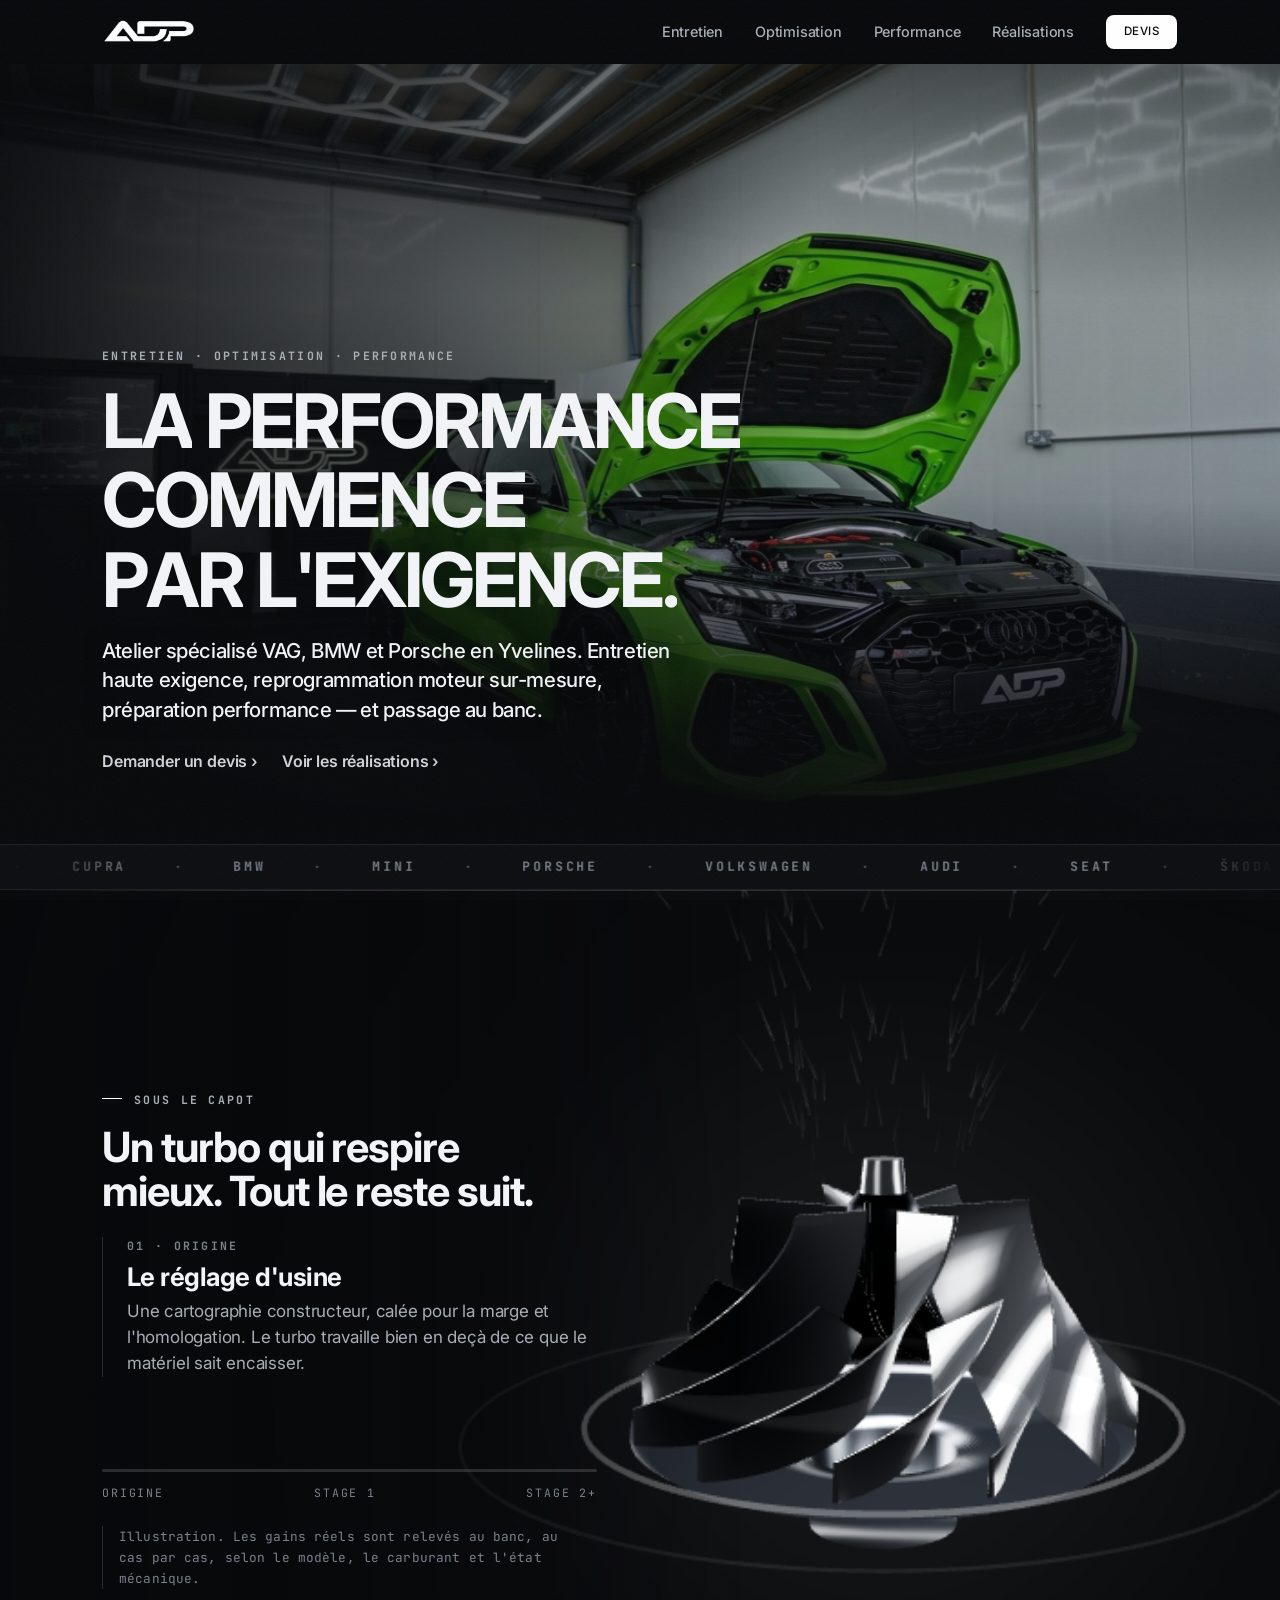
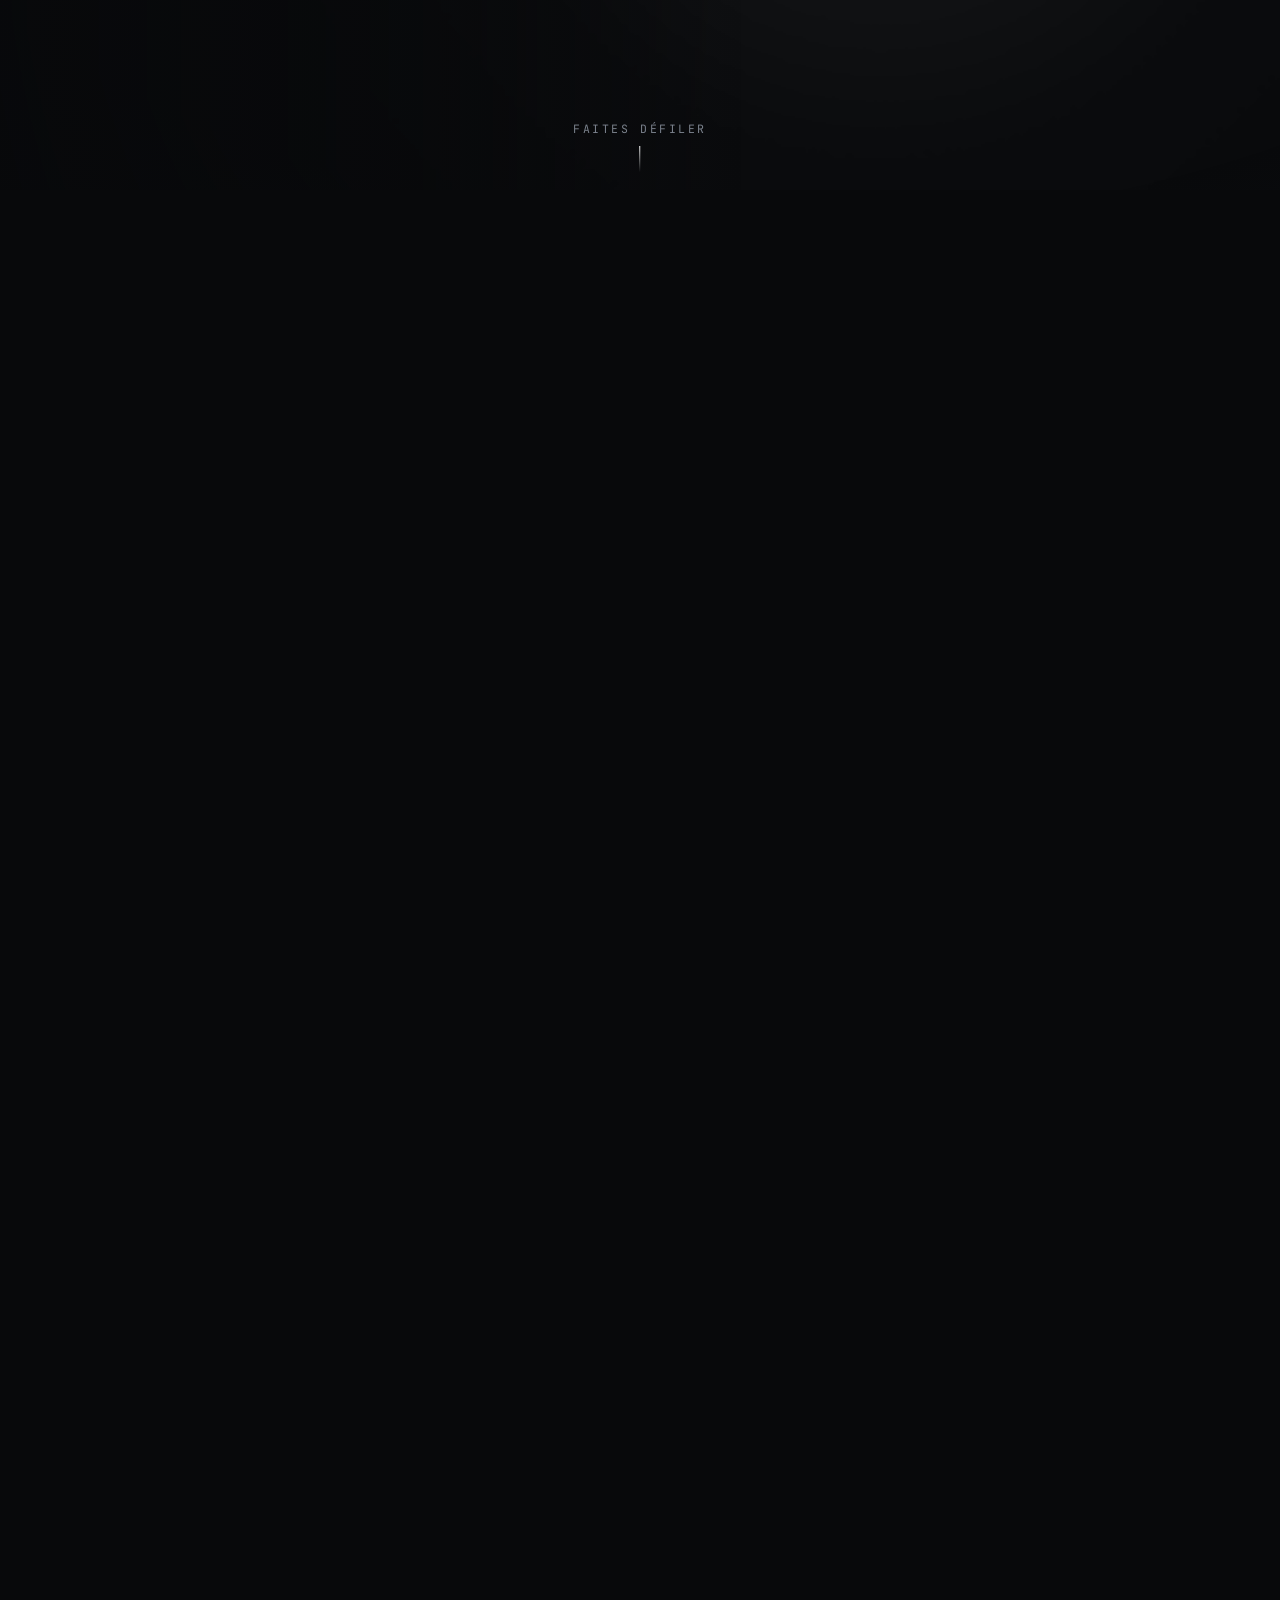
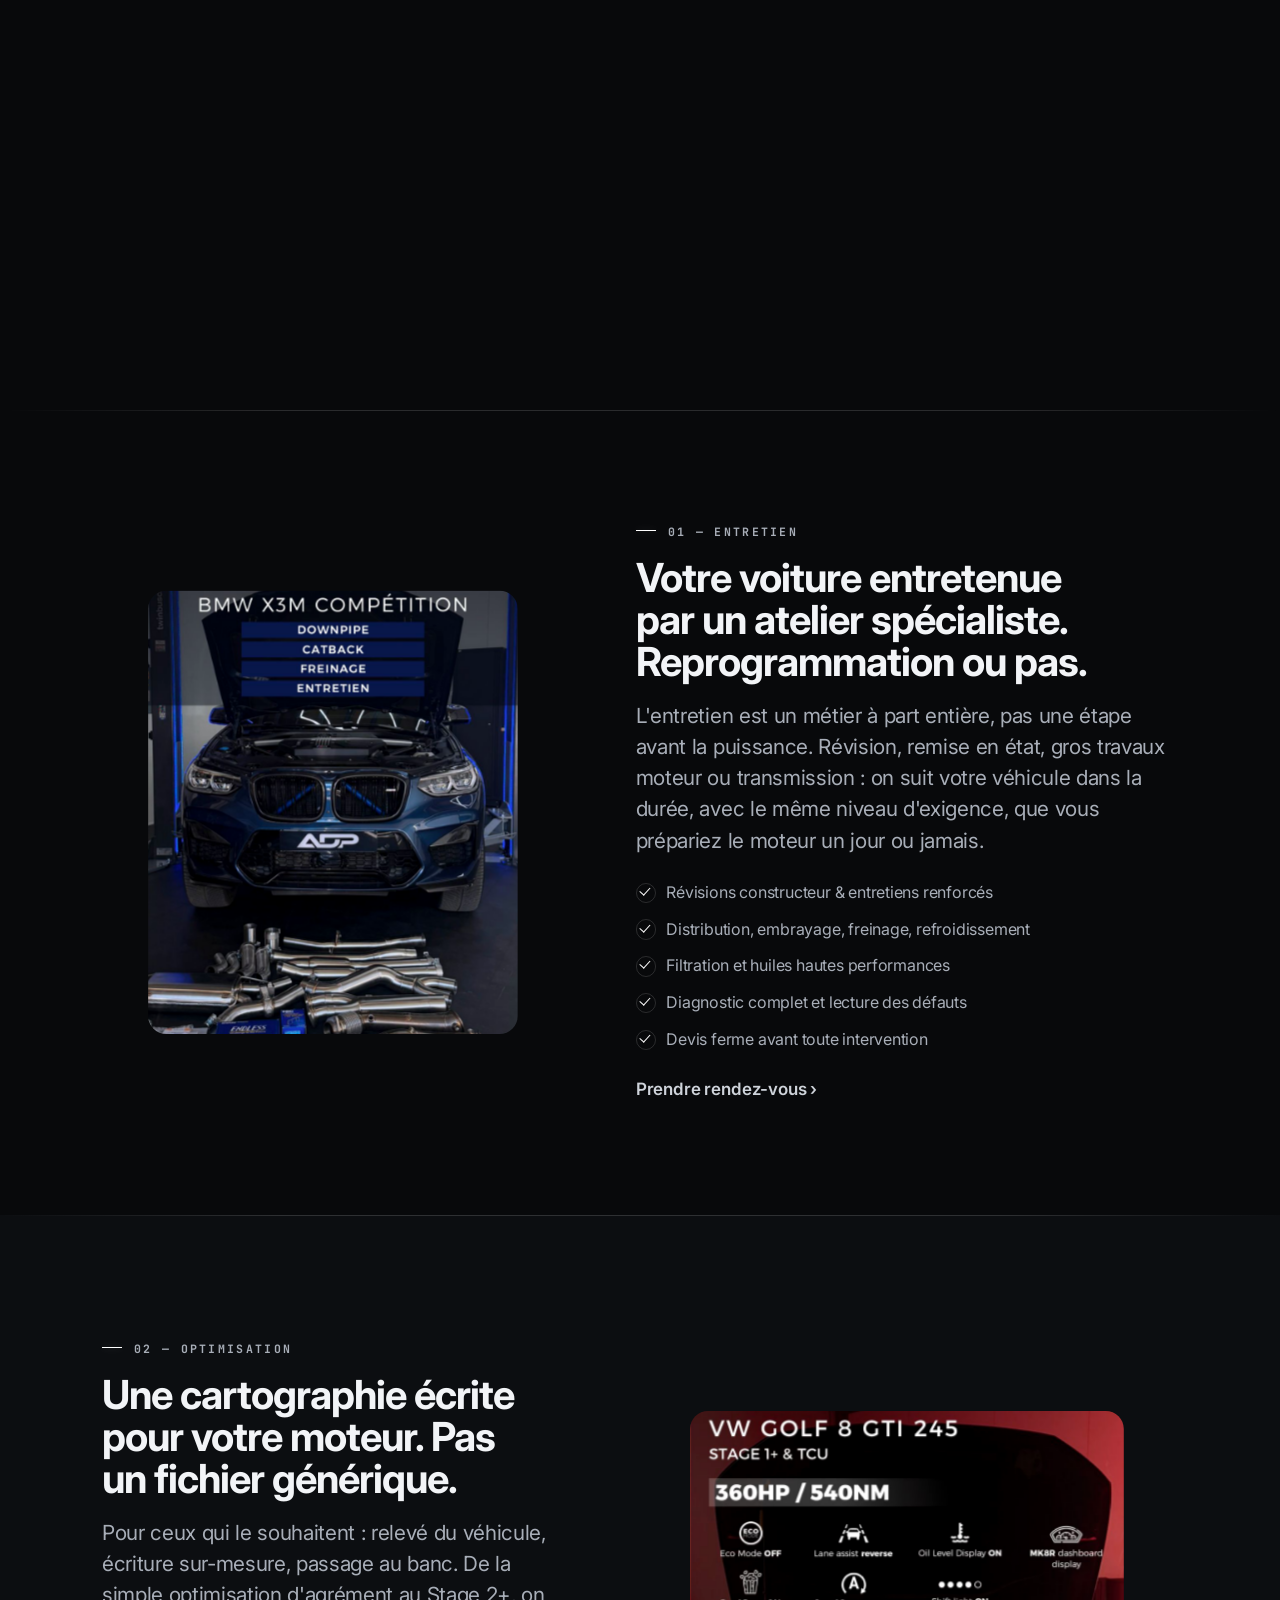
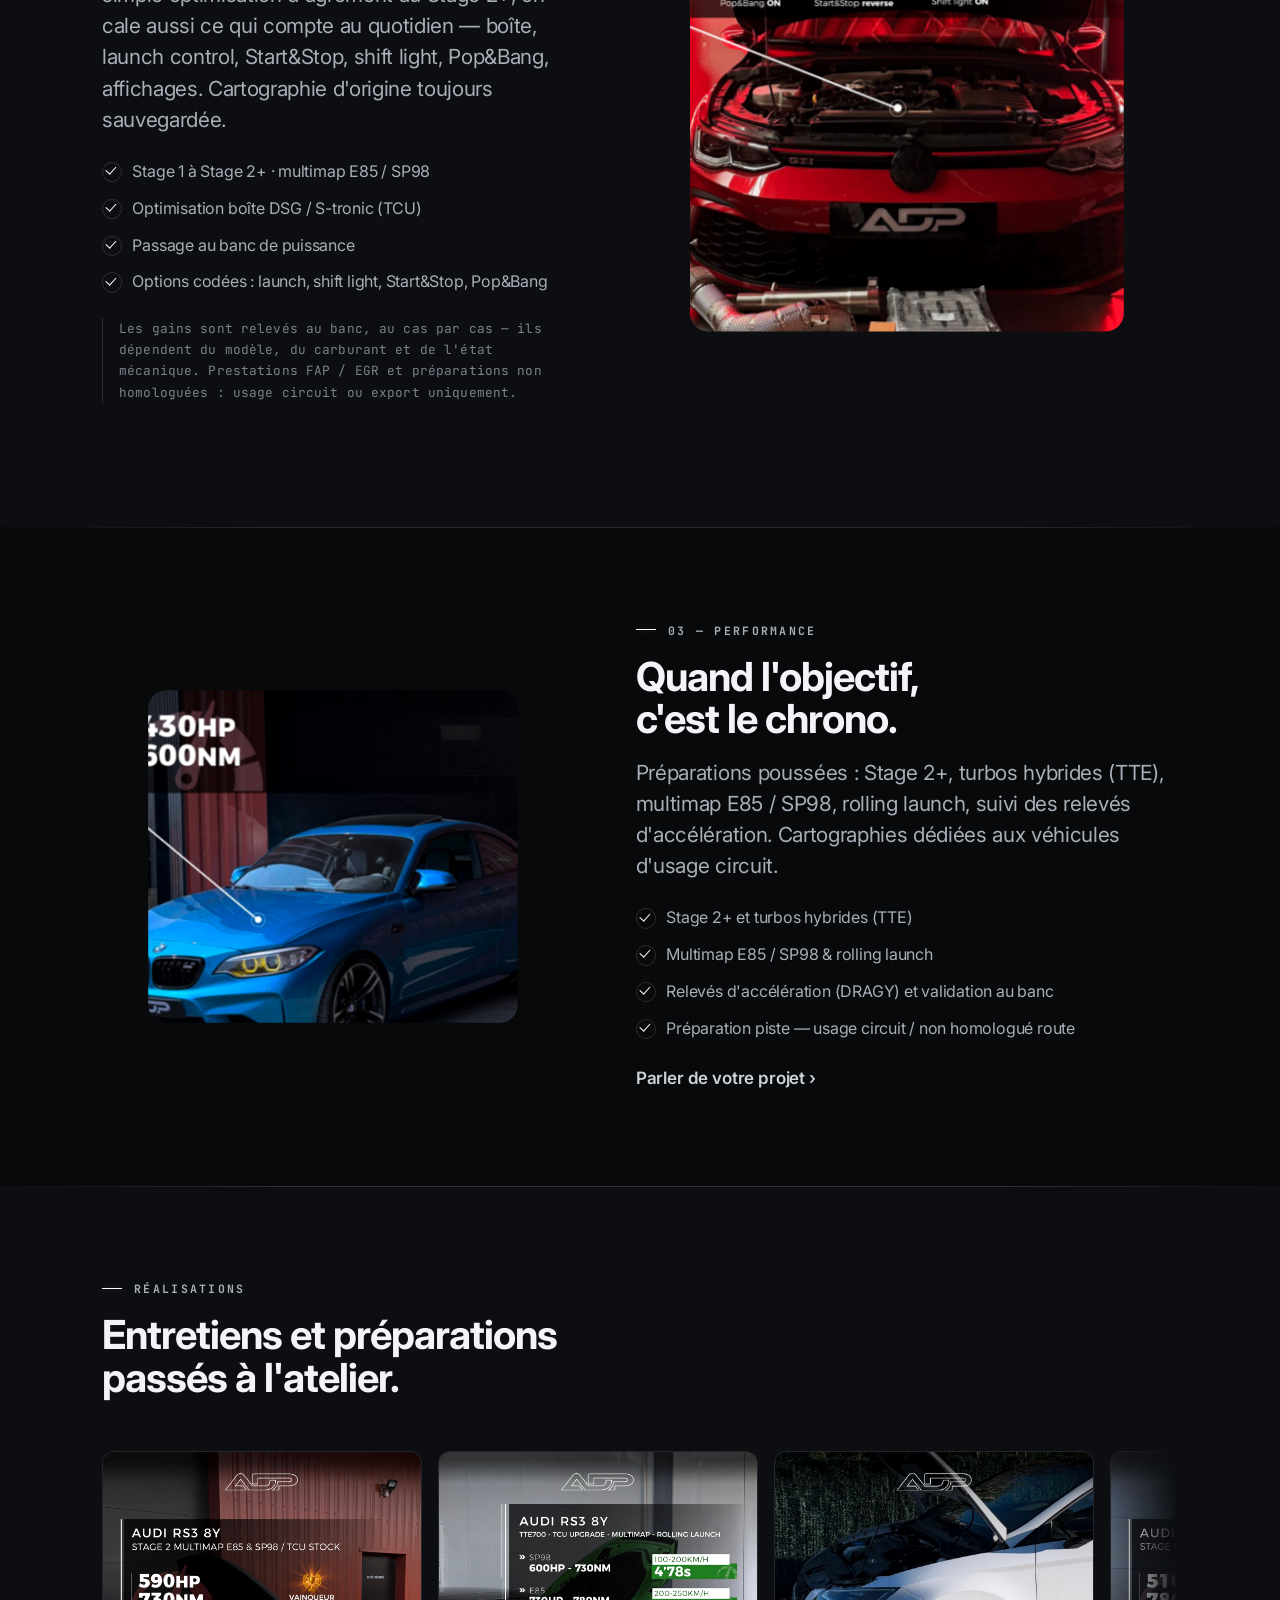
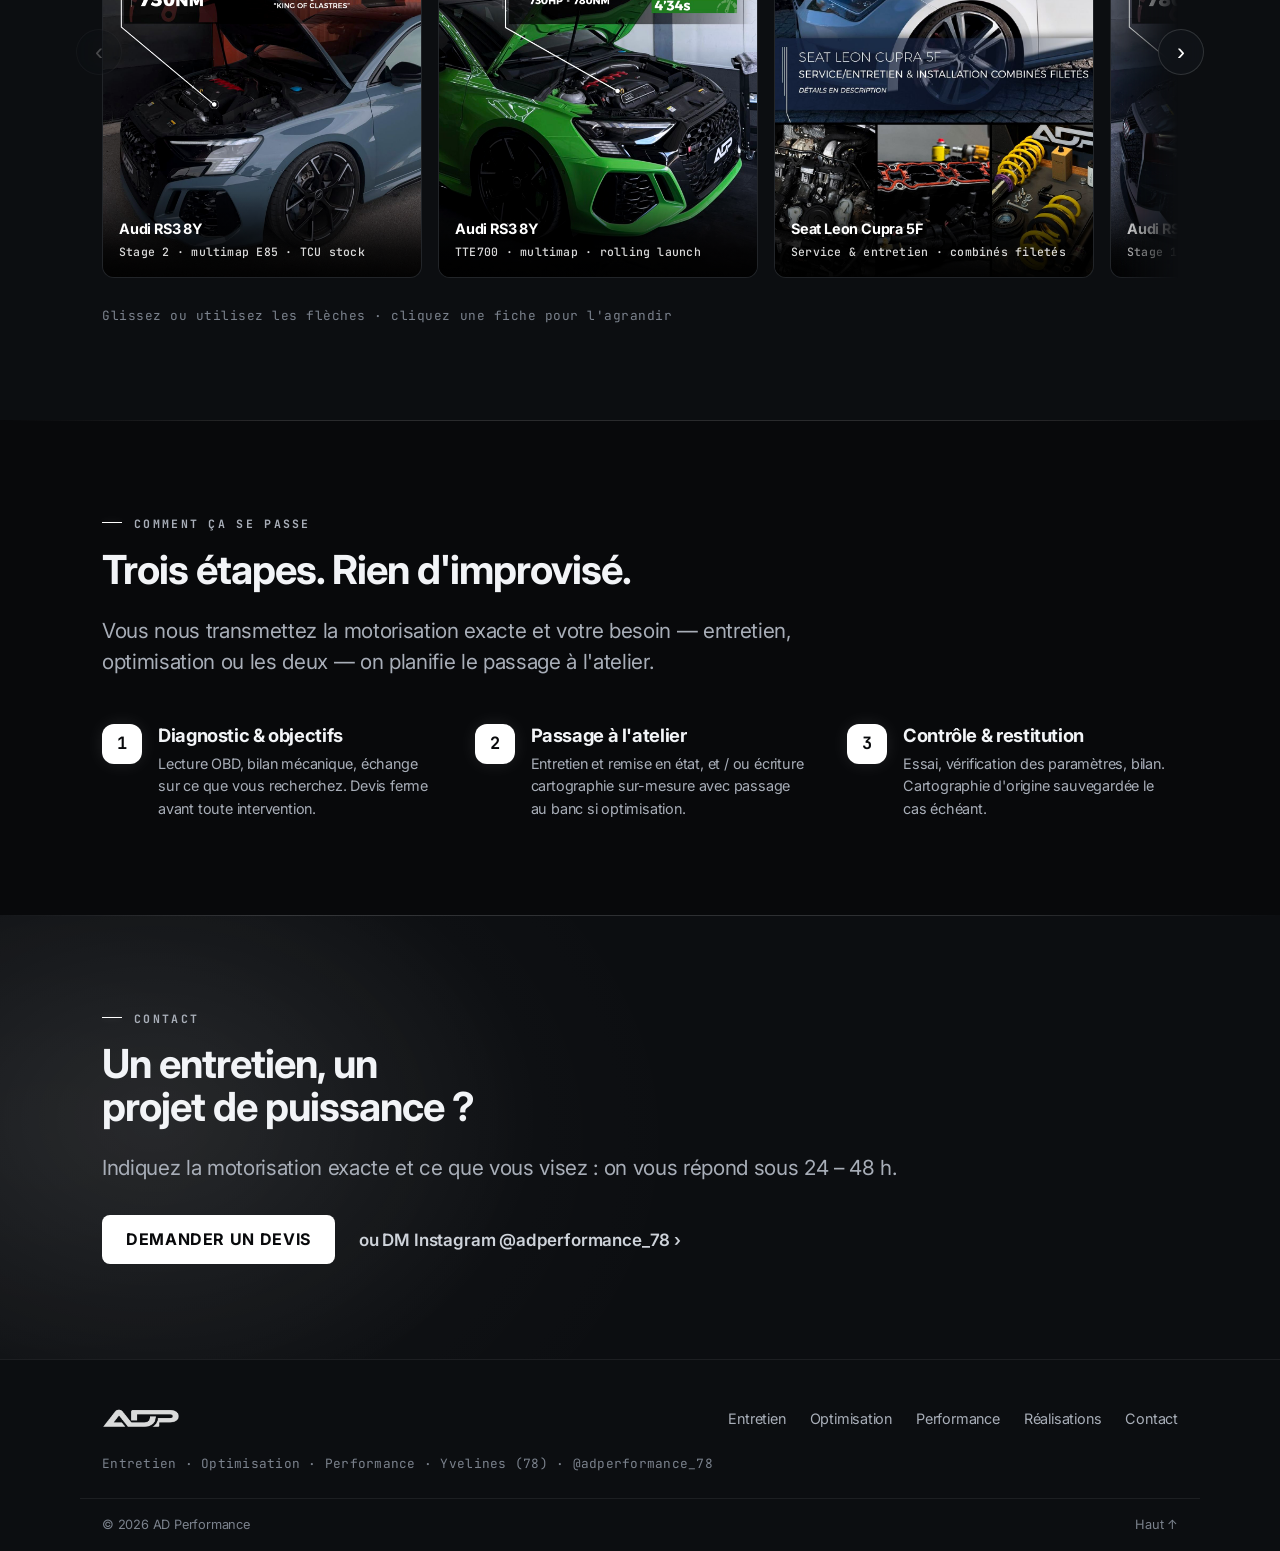
<file: index.html>
<!DOCTYPE html>
<html lang="fr">
<head>
<meta charset="UTF-8" />
<meta name="viewport" content="width=device-width, initial-scale=1" />
<title>AD Performance — Entretien, optimisation & performance moteur en Yvelines (78) · VAG · BMW · Porsche</title>
<meta name="description" content="AD Performance : entretien haute exigence, reprogrammation moteur sur-mesure et préparation performance. Spécialiste VAG (VW, Audi, Seat, Škoda), BMW et Porsche, en Yvelines (78) et Île-de-France. La performance commence par l'exigence." />
<meta name="theme-color" content="#0a0b0d" />
<link rel="icon" href="assets/favicon.svg" type="image/svg+xml" />
<meta property="og:title" content="AD Performance — Entretien · Optimisation · Performance" />
<meta property="og:description" content="Entretien haute exigence, reprogrammation sur-mesure et préparation performance. VAG · BMW · Porsche — Yvelines (78)." />
<meta property="og:image" content="https://adperformance78.vercel.app/assets/og.jpg" />
<meta property="og:image:width" content="1200" />
<meta property="og:image:height" content="630" />
<meta property="og:image:type" content="image/jpeg" />
<meta property="og:url" content="https://adperformance78.vercel.app/" />
<meta property="og:type" content="website" />
<meta property="og:locale" content="fr_FR" />
<meta name="twitter:card" content="summary_large_image" />
<meta name="twitter:title" content="AD Performance — Entretien · Optimisation · Performance" />
<meta name="twitter:description" content="Entretien haute exigence, reprogrammation sur-mesure et préparation performance. VAG · BMW · Porsche — Yvelines (78)." />
<meta name="twitter:image" content="https://adperformance78.vercel.app/assets/og.jpg" />
<link rel="preconnect" href="https://fonts.googleapis.com" />
<link rel="preconnect" href="https://fonts.gstatic.com" crossorigin />
<link href="https://fonts.googleapis.com/css2?family=Inter:wght@400;500;600;700;800;900&family=JetBrains+Mono:wght@500;700&display=swap" rel="stylesheet" />
<link rel="stylesheet" href="assets/styles.css?v=23" />
<script>try{var d=document.documentElement;if(!matchMedia("(prefers-reduced-motion: reduce)").matches){d.classList.add("m");setTimeout(function(){if(!d.classList.contains("m-ok"))d.classList.remove("m")},4500)}}catch(e){}</script>
<script>try{var r=/[?&]neon\b/.test(location.search);if((!r&&sessionStorage.getItem("adpNeon")==="1")||matchMedia("(prefers-reduced-motion: reduce)").matches)document.documentElement.classList.add("intro-done")}catch(e){}</script>
<script type="application/ld+json">
{
  "@context": "https://schema.org",
  "@type": "AutoRepair",
  "name": "AD Performance",
  "description": "Entretien haute exigence, reprogrammation moteur sur-mesure et préparation performance. Spécialiste VAG, BMW et Porsche.",
  "image": "https://adperformance78.vercel.app/assets/og.jpg",
  "priceRange": "€€",
  "areaServed": ["Yvelines (78)", "Île-de-France"],
  "serviceType": ["Entretien automobile", "Reprogrammation moteur", "Optimisation Stage 1", "Optimisation Stage 2", "Conversion éthanol E85", "Optimisation boîte DSG", "Préparation performance", "Diagnostic automobile"],
  "sameAs": ["https://www.instagram.com/adperformance_78/"]
}
</script>
</head>
<body>
<div id="neon" aria-hidden="true">
  <div class="neon-logo"><img src="assets/logo-adp.png" alt="" width="1036" height="296" /></div>
</div>
<a class="skip-link" href="#main">Aller au contenu</a>

<header class="hd" id="hd">
  <div class="hd-in">
    <a href="#top" class="hd-logo" aria-label="AD Performance — accueil">
      <img src="assets/logo-adp.png" alt="AD Performance" width="1036" height="296" />
    </a>
    <nav class="nav" id="nav" aria-label="Navigation principale">
      <a href="#entretien">Entretien</a>
      <a href="#optimisation">Optimisation</a>
      <a href="#performance">Performance</a>
      <a href="#realisations">Réalisations</a>
      <a href="/contact" class="nav-cta">Devis</a>
    </nav>
    <button class="burger" id="burger" aria-expanded="false" aria-controls="nav" aria-label="Menu"><span></span><span></span></button>
  </div>
</header>

<main id="main">
<span id="top"></span>

<!-- ===================== HERO ===================== -->
<section class="hero">
  <img class="hero-bg" src="assets/img/heronew.jpg" alt="Audi RS3 verte capot ouvert dans l'atelier AD Performance, enseigne ADP au mur" width="1376" height="768" fetchpriority="high" />
  <div class="hero-text">
    <p class="eyebrow">Entretien · Optimisation · Performance</p>
    <h1 class="shine">La performance commence par l'exigence.</h1>
    <p class="hero-sub">Atelier spécialisé VAG, BMW et Porsche en Yvelines. Entretien haute exigence, reprogrammation moteur sur-mesure, préparation performance — et passage au banc.</p>
    <p class="hero-links">
      <a href="/contact" class="lk">Demander un devis&nbsp;›</a>
      <a href="#realisations" class="lk">Voir les réalisations&nbsp;›</a>
    </p>
  </div>
</section>

<!-- ===================== BANDEAU MARQUES ===================== -->
<div class="marques" aria-hidden="true">
  <div class="marque-wrap">
    <div class="marque-track">
      <span>Volkswagen</span><span>Audi</span><span>Seat</span><span>Škoda</span><span>Cupra</span><span>BMW</span><span>Mini</span><span>Porsche</span>
      <span>Volkswagen</span><span>Audi</span><span>Seat</span><span>Škoda</span><span>Cupra</span><span>BMW</span><span>Mini</span><span>Porsche</span>
    </div>
  </div>
</div>

<!-- ===================== SOUS LE CAPOT · TURBO 3D ===================== -->
<section class="boost" id="boost" aria-labelledby="boost-title">
  <div class="boost-pin">
    <div class="boost-view" aria-hidden="true"><canvas id="turbo"></canvas></div>
    <div class="boost-hud">
      <div class="boost-copy">
        <p class="eyebrow">Sous le capot</p>
        <h2 id="boost-title">Un turbo qui respire mieux. Tout le reste suit.</h2>
        <ol class="boost-steps" id="boostSteps">
          <li class="on">
            <span class="bs-k">01 · Origine</span>
            <h3>Le réglage d'usine</h3>
            <p>Une cartographie constructeur, calée pour la marge et l'homologation. Le turbo travaille bien en deçà de ce que le matériel sait encaisser.</p>
          </li>
          <li>
            <span class="bs-k">02 · Stage 1</span>
            <h3>Le même matériel, réécrit pour lui</h3>
            <p>Pression de suralimentation, avance, richesse : recalées sur votre moteur, avec relevé et passage au banc. Cartographie d'origine toujours sauvegardée.</p>
          </li>
          <li>
            <span class="bs-k">03 · Stage 2+</span>
            <h3>On monte d'un cran, on valide tout</h3>
            <p>Admission, ligne, turbo hybride (TTE), E85 : la cartographie suit le matériel, et le banc valide chaque étape avant restitution.</p>
          </li>
        </ol>
        <div class="boost-gauge" aria-hidden="true">
          <div class="bg-bar"><i id="boostFill"></i></div>
          <div class="bg-marks"><span>Origine</span><span>Stage 1</span><span>Stage 2+</span></div>
        </div>
        <p class="disclaim">Illustration. Les gains réels sont relevés au banc, au cas par cas, selon le modèle, le carburant et l'état mécanique.</p>
      </div>
    </div>
    <p class="boost-cue" aria-hidden="true">Faites défiler</p>
  </div>
</section>

<!-- ===================== 01 · ENTRETIEN ===================== -->
<section class="axis" id="entretien">
  <div class="axis-inner">
    <figure class="axis-media reveal">
      <img src="assets/img/entretien-x3m.jpg" alt="BMW X3M Compétition sur pont à l'atelier AD Performance, freins, lignes d'échappement et kit d'entretien préparés" width="1200" height="1600" loading="lazy" />
    </figure>
    <div class="axis-copy reveal">
      <p class="eyebrow">01 — Entretien</p>
      <h2>Votre voiture entretenue par un atelier spécialiste. Reprogrammation ou pas.</h2>
      <p class="big-p">L'entretien est un métier à part entière, pas une étape avant la puissance. Révision, remise en état, gros travaux moteur ou transmission : on suit votre véhicule dans la durée, avec le même niveau d'exigence, que vous prépariez le moteur un jour ou jamais.</p>
      <ul class="ticks">
        <li>Révisions constructeur &amp; entretiens renforcés</li>
        <li>Distribution, embrayage, freinage, refroidissement</li>
        <li>Filtration et huiles hautes performances</li>
        <li>Diagnostic complet et lecture des défauts</li>
        <li>Devis ferme avant toute intervention</li>
      </ul>
      <p><a href="/contact" class="lk">Prendre rendez-vous&nbsp;›</a></p>
    </div>
  </div>
</section>

<!-- ===================== 02 · OPTIMISATION ===================== -->
<section class="axis axis--alt" id="optimisation">
  <div class="axis-inner flip">
    <figure class="axis-media reveal">
      <img src="assets/img/adp-post-02.jpg" alt="VW Golf 8 GTI 245 rouge à l'atelier AD Performance : Stage 1+, optimisation boîte et options codées" width="1200" height="1600" loading="lazy" />
    </figure>
    <div class="axis-copy reveal">
      <p class="eyebrow">02 — Optimisation</p>
      <h2>Une cartographie écrite pour votre moteur. Pas un fichier générique.</h2>
      <p class="big-p">Pour ceux qui le souhaitent : relevé du véhicule, écriture sur-mesure, passage au banc. De la simple optimisation d'agrément au Stage 2+, on cale aussi ce qui compte au quotidien — boîte, launch control, Start&amp;Stop, shift light, Pop&amp;Bang, affichages. Cartographie d'origine toujours sauvegardée.</p>
      <ul class="ticks">
        <li>Stage 1 à Stage 2+ · multimap E85 / SP98</li>
        <li>Optimisation boîte DSG / S-tronic (TCU)</li>
        <li>Passage au banc de puissance</li>
        <li>Options codées : launch, shift light, Start&amp;Stop, Pop&amp;Bang</li>
      </ul>
      <p class="disclaim">Les gains sont relevés au banc, au cas par cas — ils dépendent du modèle, du carburant et de l'état mécanique. Prestations FAP / EGR et préparations non homologuées : usage circuit ou export uniquement.</p>
    </div>
  </div>
</section>

<!-- ===================== 03 · PERFORMANCE ===================== -->
<section class="axis" id="performance">
  <div class="axis-inner">
    <figure class="axis-media reveal">
      <img src="assets/img/adp-post-06.jpg" alt="BMW M2 préparée par AD Performance, prête pour le banc" width="1200" height="1200" loading="lazy" />
    </figure>
    <div class="axis-copy reveal">
      <p class="eyebrow">03 — Performance</p>
      <h2>Quand l'objectif, c'est le chrono.</h2>
      <p class="big-p">Préparations poussées : Stage 2+, turbos hybrides (TTE), multimap E85 / SP98, rolling launch, suivi des relevés d'accélération. Cartographies dédiées aux véhicules d'usage circuit.</p>
      <ul class="ticks">
        <li>Stage 2+ et turbos hybrides (TTE)</li>
        <li>Multimap E85 / SP98 &amp; rolling launch</li>
        <li>Relevés d'accélération (DRAGY) et validation au banc</li>
        <li>Préparation piste — usage circuit / non homologué route</li>
      </ul>
      <p><a href="/contact" class="lk">Parler de votre projet&nbsp;›</a></p>
    </div>
  </div>
</section>

<!-- ===================== RÉALISATIONS ===================== -->
<section class="gallery" id="realisations">
  <div class="gallery-head reveal">
    <p class="eyebrow">Réalisations</p>
    <h2>Entretiens et préparations passés à l'atelier.</h2>
  </div>
  <div class="gallery-slider">
    <button class="gnav gprev" type="button" aria-label="Précédent">‹</button>
    <div class="gwrap">
    <ul class="gtrack" id="gtrack">
      <li class="gitem"><img src="assets/img/adp-post-01.jpg" alt="Audi RS3 8Y préparée par AD Performance" width="1200" height="1600" loading="lazy" /><span>Audi RS3 8Y<em>Stage 2 · multimap E85 · TCU stock</em></span></li>
      <li class="gitem"><img src="assets/img/adp-post-03.jpg" alt="Audi RS3 8Y turbo hybride TTE700" width="1200" height="1600" loading="lazy" /><span>Audi RS3 8Y<em>TTE700 · multimap · rolling launch</em></span></li>
      <li class="gitem"><img src="assets/img/entretien-atelier.jpg" alt="Seat Leon Cupra 5F — service, entretien et combinés filetés à l'atelier AD Performance" width="1200" height="1600" loading="lazy" /><span>Seat Leon Cupra 5F<em>Service &amp; entretien · combinés filetés</em></span></li>
      <li class="gitem"><img src="assets/img/adp-post-08.jpg" alt="Audi RS4 B9 Stage 1+ et entretien" width="1200" height="1600" loading="lazy" /><span>Audi RS4 B9<em>Stage 1+ · SP98 · entretien</em></span></li>
      <li class="gitem"><img src="assets/img/adp-post-07.jpg" alt="Audi RS3 8V Stage 1+ et TCU Stage 2" width="1200" height="1600" loading="lazy" /><span>Audi RS3 8V<em>Stage 1+ ECU · TCU Stage 2</em></span></li>
      <li class="gitem"><img src="assets/img/adp-post-06.jpg" alt="BMW M2 N55 Stage 2" width="1200" height="1200" loading="lazy" /><span>BMW M2 N55<em>Stage 2 · SP98</em></span></li>
      <li class="gitem"><img src="assets/img/golf7-tcr.jpg" alt="VW Golf 7 GTI TCR — Stage 1+ SP98, DSG et service entretien" width="1200" height="1600" loading="lazy" /><span>VW Golf 7 GTI TCR<em>Stage 1+ · DSG · service entretien</em></span></li>
      <li class="gitem"><img src="assets/img/adp-post-04.jpg" alt="VW Polo GTI AW Stage 3" width="1200" height="1600" loading="lazy" /><span>VW Polo 6 GTI AW<em>Stage 3 · ECU &amp; TCU</em></span></li>
    </ul>
    </div>
    <button class="gnav gnext" type="button" aria-label="Suivant">›</button>
  </div>
  <div class="dots" id="galDots" aria-hidden="true"></div>
  <p class="ghint reveal"><span class="gd">Glissez ou utilisez les flèches · cliquez une fiche pour l'agrandir</span><span class="gm">Glissez pour parcourir · appuyez pour agrandir</span></p>
</section>

<!-- ===================== DÉROULÉ ===================== -->
<section class="sinistre" id="etapes">
  <div class="narrow reveal">
    <p class="eyebrow">Comment ça se passe</p>
    <h2>Trois étapes. Rien d'improvisé.</h2>
    <p class="big-p">Vous nous transmettez la motorisation exacte et votre besoin — entretien, optimisation ou les deux — on planifie le passage à l'atelier.</p>
  </div>
  <ol class="steps reveal">
    <li><span>1</span><h3>Diagnostic &amp; objectifs</h3><p>Lecture OBD, bilan mécanique, échange sur ce que vous recherchez. Devis ferme avant toute intervention.</p></li>
    <li><span>2</span><h3>Passage à l'atelier</h3><p>Entretien et remise en état, et / ou écriture cartographie sur-mesure avec passage au banc si optimisation.</p></li>
    <li><span>3</span><h3>Contrôle &amp; restitution</h3><p>Essai, vérification des paramètres, bilan. Cartographie d'origine sauvegardée le cas échéant.</p></li>
  </ol>
</section>

<!-- ===================== CTA CONTACT ===================== -->
<section class="cta" id="contact">
  <div class="narrow reveal">
    <p class="eyebrow">Contact</p>
    <h2>Un entretien, un projet de puissance ?</h2>
    <p class="big-p">Indiquez la motorisation exacte et ce que vous visez : on vous répond sous 24 – 48 h.</p>
    <p class="cta-actions">
      <a href="/contact" class="btn">Demander un devis</a>
      <a href="https://www.instagram.com/adperformance_78/" target="_blank" rel="noopener" class="lk">ou DM Instagram @adperformance_78&nbsp;›</a>
    </p>
  </div>
</section>
</main>

<footer class="ft">
  <div class="ft-in">
    <a href="#top" class="ft-logo" aria-label="AD Performance"><img src="assets/logo-adp.png" alt="AD Performance" width="1036" height="296" /></a>
    <nav class="ft-nav" aria-label="Pied de page">
      <a href="#entretien">Entretien</a><a href="#optimisation">Optimisation</a><a href="#performance">Performance</a><a href="#realisations">Réalisations</a><a href="/contact">Contact</a>
    </nav>
    <p class="ft-meta">Entretien · Optimisation · Performance · Yvelines (78) · <a href="https://www.instagram.com/adperformance_78/" target="_blank" rel="noopener">@adperformance_78</a></p>
  </div>
  <div class="ft-bot"><p>© <span id="year"></span> AD Performance</p><p><a href="#top">Haut ↑</a></p></div>
</footer>

<div class="lb" id="lb" aria-hidden="true">
  <button class="lb-close" id="lbClose" aria-label="Fermer">✕</button>
  <button class="lb-nav lb-prev" id="lbPrev" aria-label="Précédent">‹</button>
  <img id="lbImg" alt="" />
  <button class="lb-nav lb-next" id="lbNext" aria-label="Suivant">›</button>
  <p class="lb-cap" id="lbCap"></p>
</div>

<script src="assets/vendor/gsap.min.js" defer></script>
<script src="assets/vendor/ScrollTrigger.min.js" defer></script>
<script src="assets/vendor/SplitText.min.js" defer></script>
<script src="assets/vendor/lenis.min.js" defer></script>
<script src="assets/main.js?v=23" defer></script>
<script src="assets/motion.js?v=23" defer></script>
</body>
</html>
</file>
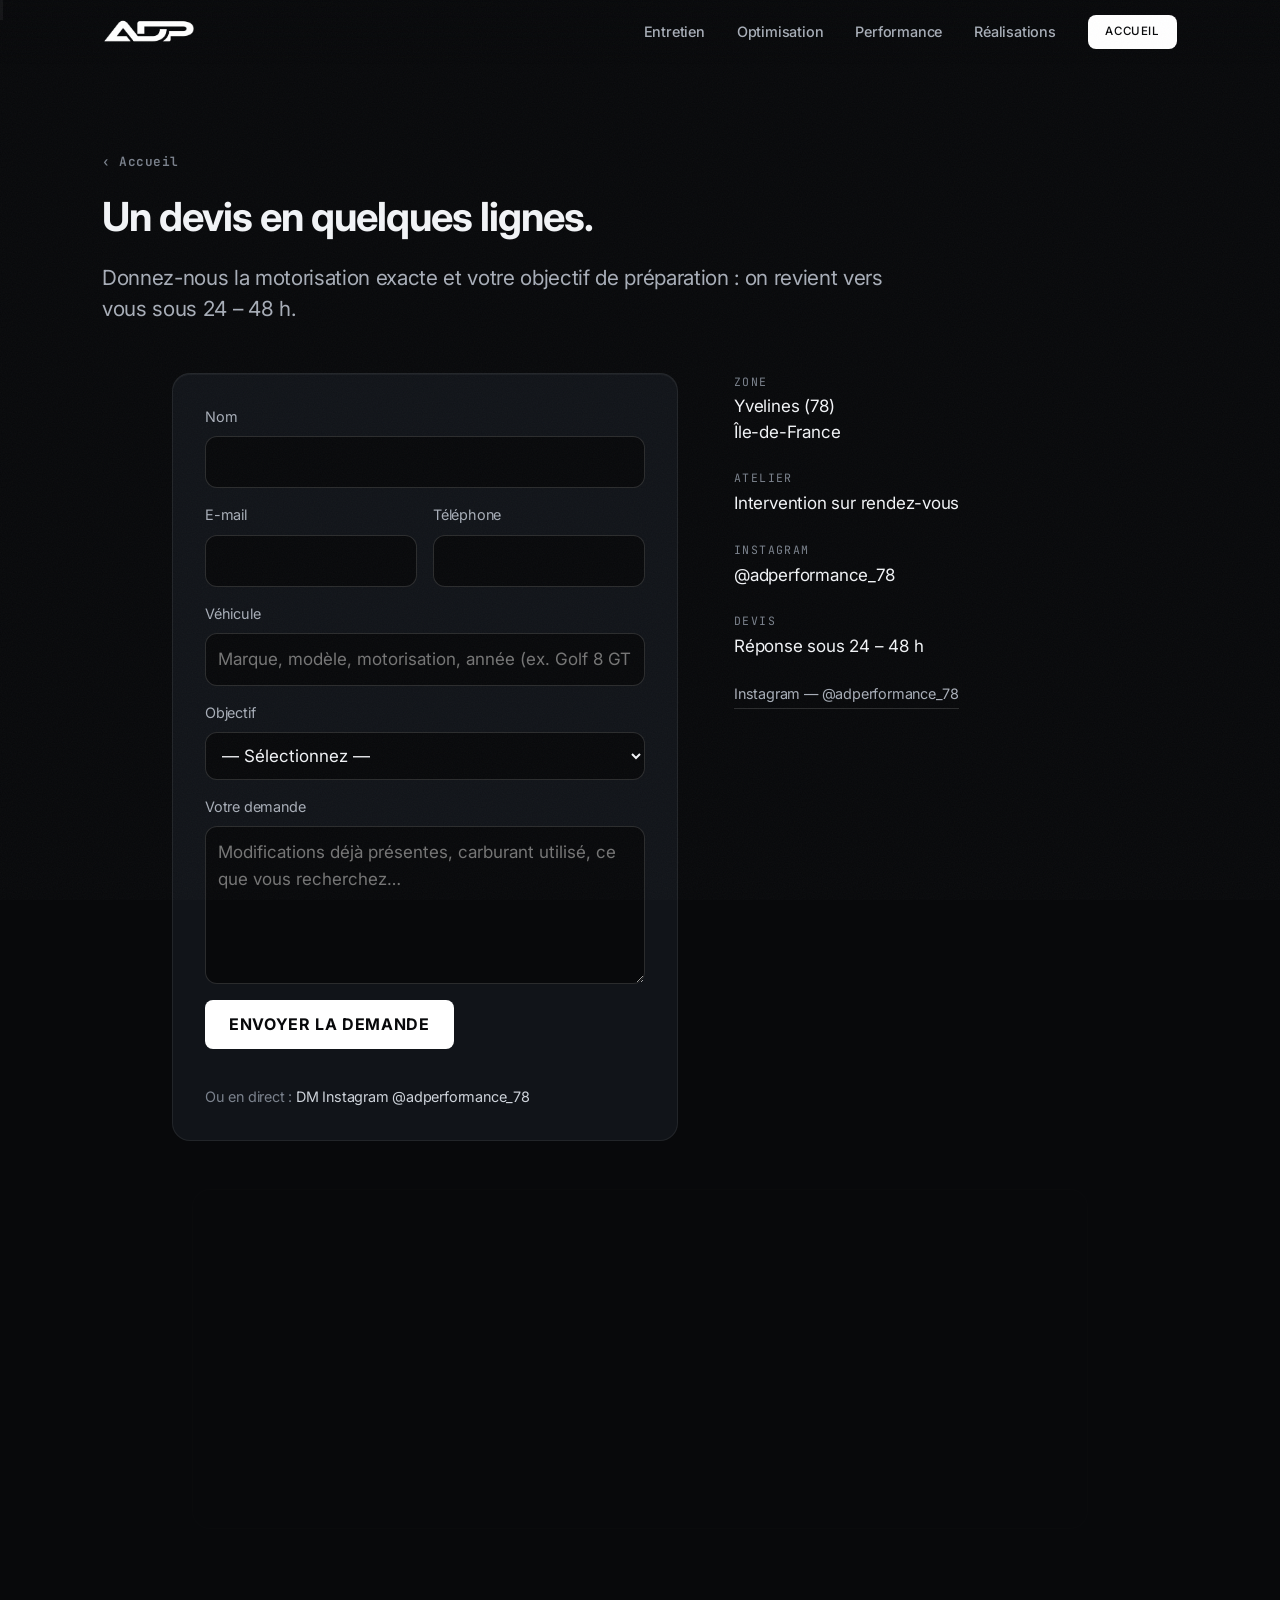
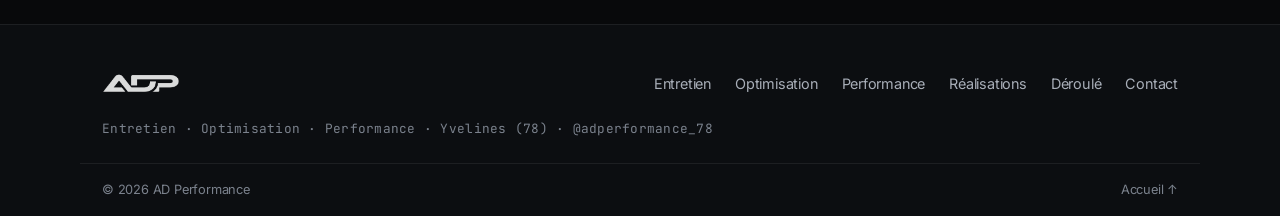
<file: contact.html>
<!DOCTYPE html>
<html lang="fr">
<head>
<meta charset="UTF-8" />
<meta name="viewport" content="width=device-width, initial-scale=1" />
<title>Devis & contact — AD Performance</title>
<meta name="description" content="Demandez un devis à AD Performance : reprogrammation Stage 1 / Stage 2, conversion éthanol E85, optimisation boîte DSG, entretien performance. Yvelines (78) et Île-de-France." />
<meta name="theme-color" content="#0a0b0d" />
<link rel="icon" href="assets/favicon.svg" type="image/svg+xml" />
<link rel="canonical" href="https://adperformance78.vercel.app/contact" />
<meta property="og:title" content="Devis & contact — AD Performance" />
<meta property="og:description" content="Reprogrammation, éthanol E85, optimisation boîte, entretien performance. On répond sous 24 – 48 h." />
<meta property="og:image" content="https://adperformance78.vercel.app/assets/og.jpg" />
<meta property="og:image:width" content="1200" />
<meta property="og:image:height" content="630" />
<meta property="og:image:type" content="image/jpeg" />
<meta property="og:url" content="https://adperformance78.vercel.app/contact" />
<meta property="og:type" content="website" />
<meta property="og:locale" content="fr_FR" />
<meta name="twitter:card" content="summary_large_image" />
<meta name="twitter:title" content="Devis & contact — AD Performance" />
<meta name="twitter:description" content="Reprogrammation, éthanol E85, optimisation boîte, entretien performance. On répond sous 24 – 48 h." />
<meta name="twitter:image" content="https://adperformance78.vercel.app/assets/og.jpg" />
<link rel="preconnect" href="https://fonts.googleapis.com" />
<link rel="preconnect" href="https://fonts.gstatic.com" crossorigin />
<link href="https://fonts.googleapis.com/css2?family=Inter:wght@400;500;600;700;800;900&family=JetBrains+Mono:wght@500;700&display=swap" rel="stylesheet" />
<link rel="stylesheet" href="assets/styles.css?v=23" />
<script>try{var d=document.documentElement;if(!matchMedia("(prefers-reduced-motion: reduce)").matches){d.classList.add("m");setTimeout(function(){if(!d.classList.contains("m-ok"))d.classList.remove("m")},4500)}}catch(e){}</script>
</head>
<body>
<a class="skip-link" href="#main">Aller au contenu</a>

<header class="hd stuck" id="hd">
  <div class="hd-in">
    <a href="/" class="hd-logo" aria-label="AD Performance — accueil">
      <img src="assets/logo-adp.png" alt="AD Performance" width="1036" height="296" />
    </a>
    <nav class="nav" id="nav" aria-label="Navigation principale">
      <a href="/#entretien">Entretien</a>
      <a href="/#optimisation">Optimisation</a>
      <a href="/#performance">Performance</a>
      <a href="/#realisations">Réalisations</a>
      <a href="/" class="nav-cta">Accueil</a>
    </nav>
    <button class="burger" id="burger" aria-expanded="false" aria-controls="nav" aria-label="Menu"><span></span><span></span></button>
  </div>
</header>

<main id="main">
<span id="top"></span>

<section class="contact contact-page">
  <div class="narrow">
    <p class="backrow"><a href="/" class="back-lk">‹ Accueil</a></p>
    <h2>Un devis en quelques lignes.</h2>
    <p class="big-p">Donnez-nous la motorisation exacte et votre objectif de préparation : on revient vers vous sous 24 – 48 h.</p>
  </div>

  <div class="contact-grid">
    <form class="cform" id="cform" novalidate>
      <div class="fld"><label for="f-name">Nom</label><input id="f-name" name="name" type="text" autocomplete="name" required /></div>
      <div class="fld2">
        <div class="fld"><label for="f-email">E-mail</label><input id="f-email" name="email" type="email" autocomplete="email" required /></div>
        <div class="fld"><label for="f-phone">Téléphone</label><input id="f-phone" name="phone" type="tel" autocomplete="tel" /></div>
      </div>
      <div class="fld"><label for="f-veh">Véhicule</label><input id="f-veh" name="vehicle" type="text" placeholder="Marque, modèle, motorisation, année (ex. Golf 8 GTI 2.0 TSI 2022)" /></div>
      <div class="fld"><label for="f-goal">Objectif</label>
        <select id="f-goal" name="goal">
          <option value="">— Sélectionnez —</option>
          <option>Reprogrammation Stage 1</option>
          <option>Stage 2 / Stage 2+</option>
          <option>Conversion Éthanol E85</option>
          <option>Optimisation boîte DSG / TCU</option>
          <option>Entretien / révision</option>
          <option>Remise en état / gros travaux moteur</option>
          <option>Diagnostic &amp; bilan</option>
          <option>Autre / je ne sais pas encore</option>
        </select>
      </div>
      <div class="fld"><label for="f-msg">Votre demande</label><textarea id="f-msg" name="message" rows="5" placeholder="Modifications déjà présentes, carburant utilisé, ce que vous recherchez…" required></textarea></div>
      <button type="submit" class="btn">Envoyer la demande</button>
      <p class="fnote" id="fnote" role="status"></p>
      <p class="falt">Ou en direct : <a href="https://www.instagram.com/adperformance_78/" target="_blank" rel="noopener">DM Instagram @adperformance_78</a></p>
    </form>

    <aside class="cinfo">
      <dl>
        <div><dt>Zone</dt><dd>Yvelines (78)<br />Île-de-France</dd></div>
        <div><dt>Atelier</dt><dd>Intervention sur rendez-vous</dd></div>
        <div><dt>Instagram</dt><dd><a href="https://www.instagram.com/adperformance_78/" target="_blank" rel="noopener">@adperformance_78</a></dd></div>
        <div><dt>Devis</dt><dd>Réponse sous 24 – 48 h</dd></div>
      </dl>
      <div class="socials">
        <a href="https://www.instagram.com/adperformance_78/" target="_blank" rel="noopener">Instagram — @adperformance_78</a>
      </div>
    </aside>
  </div>

  <div class="map">
    <iframe title="Zone d’intervention — Yvelines et Île-de-France" loading="lazy" referrerpolicy="no-referrer-when-downgrade"
      src="https://www.openstreetmap.org/export/embed.html?bbox=1.35%2C48.55%2C2.20%2C49.10&layer=mapnik&marker=48.80%2C1.95"></iframe>
  </div>
</section>
</main>

<footer class="ft">
  <div class="ft-in">
    <span class="ft-logo"><img src="assets/logo-adp.png" alt="AD Performance" width="1036" height="296" /></span>
    <nav class="ft-nav" aria-label="Pied de page">
      <a href="/#entretien">Entretien</a><a href="/#optimisation">Optimisation</a><a href="/#performance">Performance</a><a href="/#realisations">Réalisations</a><a href="/#etapes">Déroulé</a><a href="/contact">Contact</a>
    </nav>
    <p class="ft-meta">Entretien · Optimisation · Performance · Yvelines (78) · <a href="https://www.instagram.com/adperformance_78/" target="_blank" rel="noopener">@adperformance_78</a></p>
  </div>
  <div class="ft-bot"><p>© <span id="year"></span> AD Performance</p><p><a href="/">Accueil ↑</a></p></div>
</footer>

<script src="assets/vendor/gsap.min.js" defer></script>
<script src="assets/vendor/ScrollTrigger.min.js" defer></script>
<script src="assets/vendor/SplitText.min.js" defer></script>
<script src="assets/vendor/lenis.min.js" defer></script>
<script src="assets/main.js?v=23" defer></script>
<script src="assets/motion.js?v=23" defer></script>
</body>
</html>
</file>
<file: assets/styles.css>
/* =============================================================
   AD PERFORMANCE — feuille de styles
   Noir & blanc. Une seule source de lumière : le néon.
   ============================================================= */

/* ---------- 1. Tokens ---------- */
:root {
  /* Surfaces — échelle d'élévation (du plus profond au plus proche) */
  --s-0: #08090b;   /* fond de page */
  --s-1: #0c0e11;   /* section alternée */
  --s-2: #111419;   /* carte posée */
  --s-3: #171b21;   /* carte survolée, champ actif */

  /* Encre — contrastes vérifiés sur --s-0 */
  --ink:   #f2f4f7;  /* 17.4:1 */
  --ink-2: #a8aeb8;  /*  8.6:1 — texte secondaire */
  --ink-3: #7b828d;  /*  5.2:1 — mentions, méta (AA) */

  /* Traits */
  --line:   rgba(255, 255, 255, .07);
  --line-2: rgba(255, 255, 255, .14);
  --line-3: rgba(255, 255, 255, .28);

  /* Lumière — le blanc n'est pas une couleur ici, c'est une lampe */
  --lum:      rgba(255, 255, 255, .10);
  --lum-soft: rgba(255, 255, 255, .045);
  --lum-hard: rgba(255, 255, 255, .22);

  /* Accent (= lumière pure) */
  --accent: #ffffff;
  --accent-2: #ced3da;
  --accent-ink: #08090b;

  /* Espacement — échelle 4px */
  --sp-1: .25rem;  --sp-2: .5rem;   --sp-3: .75rem;  --sp-4: 1rem;
  --sp-5: 1.5rem;  --sp-6: 2rem;    --sp-7: 3rem;    --sp-8: 4rem;
  --sp-section: clamp(3.5rem, 2.4rem + 4.4vw, 6.5rem);
  --gutter: 22px;

  /* Typo */
  --font: "Inter", -apple-system, BlinkMacSystemFont, "Segoe UI", Roboto, "Helvetica Neue", Arial, sans-serif;
  --mono: "JetBrains Mono", "SFMono-Regular", ui-monospace, "Menlo", "Consolas", monospace;
  --fs-micro: .72rem;   /* eyebrow, tags mono capitales */
  --fs-mini:  .8rem;    /* méta, indices */
  --fs-sm:    .9rem;    /* nav, labels, légendes */
  --fs-body:  1rem;
  --fs-lead:  clamp(1.05rem, 1rem + .5vw, 1.3rem);
  --h3: 1.15rem;
  --h2: clamp(1.75rem, 1.2rem + 2.1vw, 2.5rem);
  --h1: clamp(2.5rem, 1.4rem + 4.6vw, 4.7rem);

  /* Rayons */
  --r-sm: 8px; --r-md: 12px; --r-lg: 18px; --r-pill: 999px;
  --r: var(--r-lg);              /* alias hérité */

  /* Mouvement */
  --t-fast: .16s;
  --t-mid:  .28s;
  --t-slow: .55s;
  --ease:    cubic-bezier(.22, .61, .36, 1);   /* sortie douce — UI */
  --ease-io: cubic-bezier(.65, .05, .36, 1);   /* in-out — transformations */

  /* Largeurs */
  --wrap: 1120px;
  --narrow: 760px;
  --measure: 62ch;
}

/* ---------- 2. Socle ---------- */
* { box-sizing: border-box; }

html {
  -webkit-text-size-adjust: 100%;
  scroll-behavior: smooth;
  scroll-padding-top: 88px;
  color-scheme: dark;
  background: var(--s-0);
}

body {
  margin: 0;
  background: var(--s-0);
  color: var(--ink);
  font-family: var(--font);
  font-size: 17px;
  line-height: 1.55;
  letter-spacing: -.012em;
  -webkit-font-smoothing: antialiased;
  text-rendering: optimizeLegibility;
  overflow-x: hidden;
}

/* Grain — casse le banding des dégradés en quasi-noir */
body::after {
  content: "";
  position: fixed; inset: 0; z-index: 200;
  pointer-events: none; opacity: .038;
  background-image: url("data:image/svg+xml,%3Csvg xmlns='http://www.w3.org/2000/svg' width='160' height='160'%3E%3Cfilter id='n'%3E%3CfeTurbulence type='fractalNoise' baseFrequency='.8' numOctaves='3' stitchTiles='stitch'/%3E%3C/filter%3E%3Crect width='100%25' height='100%25' filter='url(%23n)'/%3E%3C/svg%3E");
}

img, svg, iframe { display: block; max-width: 100%; }
a { color: inherit; text-decoration: none; }
p { margin: 0; }

h1, h2, h3 { margin: 0; font-weight: 700; letter-spacing: -.03em; line-height: 1.06; text-wrap: balance; }
h2 { font-size: var(--h2); letter-spacing: -.025em; }
h3 { font-size: var(--h3); letter-spacing: -.02em; }

.skip-link {
  position: absolute; left: 12px; top: -60px; z-index: 700;
  background: var(--accent); color: var(--accent-ink);
  padding: var(--sp-3) var(--sp-4); border-radius: var(--r-sm);
  font-weight: 700; transition: top var(--t-fast) var(--ease);
}
.skip-link:focus { top: 12px; }

/* Focus : anneau lumineux qui épouse le rayon de l'élément */
:focus-visible {
  outline: 2px solid var(--accent);
  outline-offset: 2px;
}

/* ---------- 3. Primitives de texte ---------- */
.eyebrow {
  font-family: var(--mono); font-size: var(--fs-micro); font-weight: 700;
  letter-spacing: .2em; text-transform: uppercase; color: var(--ink-2);
  margin: 0 0 var(--sp-4);
}
.eyebrow::before {
  content: ""; display: inline-block; width: 20px; height: 1px;
  background: var(--accent); box-shadow: 0 0 8px var(--lum-hard);
  vertical-align: middle; margin-right: var(--sp-3); transform: translateY(-2px);
}

.big-p {
  font-size: var(--fs-lead); line-height: 1.5; color: var(--ink-2);
  letter-spacing: -.016em; max-width: var(--measure);
}

.disclaim {
  font-family: var(--mono); font-size: var(--fs-mini); line-height: 1.65;
  color: var(--ink-3); letter-spacing: .01em; max-width: 60ch;
  padding-left: var(--sp-4); border-left: 1px solid var(--line-2);
}

.narrow { max-width: var(--wrap); margin: 0 auto; padding-inline: var(--gutter); }
.narrow h2 { max-width: 22ch; }
.narrow .big-p { margin-top: var(--sp-5); }

/* ---------- 4. Actions ---------- */
.lk {
  color: var(--accent-2); font-weight: 600; letter-spacing: -.01em;
  transition: color var(--t-fast) var(--ease);
}
.lk:hover { color: var(--ink); text-decoration: underline; text-underline-offset: 4px; text-decoration-thickness: 1px; }

.btn {
  display: inline-flex; align-items: center; justify-content: center;
  min-height: 46px; padding: var(--sp-3) var(--sp-5);
  border-radius: var(--r-sm); border: 0; cursor: pointer;
  font: inherit; font-weight: 700; font-size: var(--fs-body);
  letter-spacing: .04em; text-transform: uppercase;
  background: var(--accent); color: var(--accent-ink);
  box-shadow: 0 0 0 0 var(--lum);
  transition: background var(--t-fast) var(--ease),
              box-shadow var(--t-mid) var(--ease),
              transform var(--t-fast) var(--ease);
}
.btn:hover { background: var(--accent-2); box-shadow: 0 0 28px -4px var(--lum-hard); }
.btn:active { transform: translateY(1px); }

/* ---------- 5. Header (barre → îlot flottant) ---------- */
.hd {
  position: sticky; top: 0; z-index: 100; padding-top: 0;
  background: linear-gradient(180deg, rgba(8, 9, 11, .92), rgba(8, 9, 11, 0));
  transition: background var(--t-mid) var(--ease), padding-top var(--t-mid) var(--ease);
}
.hd.stuck { background: transparent; padding-top: 14px; }
.hd-in {
  max-width: var(--wrap); margin: 0 auto; padding: 0 var(--gutter); height: 64px;
  display: flex; align-items: center; justify-content: space-between; gap: var(--sp-5);
  border: 1px solid transparent; border-radius: 0;
  transition: max-width var(--t-slow) var(--ease-io), height var(--t-mid) var(--ease),
              padding var(--t-mid) var(--ease), background var(--t-mid) var(--ease),
              border-color var(--t-mid) var(--ease), border-radius var(--t-slow) var(--ease-io),
              box-shadow var(--t-mid) var(--ease);
}
.hd.stuck .hd-in {
  max-width: min(940px, calc(100% - 28px));
  height: 54px; padding: 0 10px 0 20px;
  background: rgba(17, 20, 25, .72);
  backdrop-filter: saturate(160%) blur(22px);
  -webkit-backdrop-filter: saturate(160%) blur(22px);
  border-color: var(--line-2); border-radius: var(--r-pill);
  box-shadow: 0 18px 40px -18px rgba(0, 0, 0, .8), inset 0 1px 0 var(--lum-soft);
}
.hd-logo { display: block; line-height: 0; }
.hd-logo img { height: 26px; width: auto; }

.nav { display: flex; align-items: center; gap: var(--sp-6); }
.nav > a {
  font-size: var(--fs-sm); font-weight: 500; color: var(--ink-2);
  transition: color var(--t-fast) var(--ease);
}
.nav > a:hover { color: var(--ink); }
.nav-cta {
  padding: .48rem 1.1rem; border-radius: var(--r-sm);
  background: var(--accent); color: var(--accent-ink) !important;
  font-weight: 700; text-transform: uppercase; letter-spacing: .05em;
  font-size: var(--fs-micro) !important;
  transition: background var(--t-fast) var(--ease), box-shadow var(--t-mid) var(--ease);
}
.nav-cta:hover { background: var(--accent-2); box-shadow: 0 0 22px -4px var(--lum-hard); }

.burger {
  display: none; width: 44px; height: 44px; padding: 0; cursor: pointer;
  border: 1px solid var(--line-2); border-radius: var(--r-md); background: transparent;
  transition: border-color var(--t-fast) var(--ease);
}
.burger:hover { border-color: var(--line-3); }
.burger span {
  display: block; width: 17px; height: 1.5px; background: var(--ink); margin: 3px auto;
  transition: transform var(--t-mid) var(--ease), opacity var(--t-fast) var(--ease);
}
.burger[aria-expanded="true"] span:nth-child(1) { transform: translateY(2.3px) rotate(45deg); }
.burger[aria-expanded="true"] span:nth-child(2) { transform: translateY(-2.3px) rotate(-45deg); }

/* ---------- 6. Hero ---------- */
.hero {
  position: relative; overflow: hidden; isolation: isolate;
  min-height: min(90vh, 780px);
  min-height: min(90svh, 780px);
  display: flex; align-items: flex-end;
  padding: 0; text-align: left;
}
.hero-bg {
  position: absolute; inset: 0; z-index: -2;
  width: 100%; height: 100%;
  object-fit: cover; object-position: 72% 62%;
}
.hero::after {
  content: ""; position: absolute; inset: 0; z-index: -1; pointer-events: none;
  background:
    linear-gradient(to right, rgba(8,9,11,.93) 0%, rgba(8,9,11,.62) 32%, rgba(8,9,11,.08) 64%, rgba(8,9,11,0) 100%),
    linear-gradient(to top, var(--s-0) 0%, rgba(8,9,11,.88) 15%, rgba(8,9,11,.22) 44%, rgba(8,9,11,.1) 70%, rgba(8,9,11,.42) 100%);
}
.hero-text {
  position: relative; z-index: 1;
  width: 100%; max-width: var(--wrap); margin: 0 auto;
  padding: clamp(3rem, 2rem + 6vw, 6rem) var(--gutter) clamp(2.6rem, 1.8rem + 4vw, 4.4rem);
}
.hero .eyebrow { color: var(--ink-2); }
.hero .eyebrow::before { display: none; }
.hero h1 {
  position: relative; max-width: 15ch; font-size: var(--h1);
  letter-spacing: -.04em; text-transform: uppercase;
}
@supports ((-webkit-background-clip: text) or (background-clip: text)) {
  .hero h1.shine {
    background-image: linear-gradient(100deg, var(--ink) 42%, #ffffff 50%, var(--ink) 60%);
    background-size: 300% 100%; background-position: 130% 0;
    -webkit-background-clip: text; background-clip: text;
    -webkit-text-fill-color: transparent; color: transparent;
    animation: shine 1.9s var(--ease) .45s 1 both;
  }
}
@keyframes shine { to { background-position: -40% 0; } }

/* Titre du hero : les lettres montent depuis sous la ligne.
   Le masque est porté par le mot (pas la ligne) : à hauteur de ligne
   égale le rendu est identique, sans avoir à mesurer les retours. */
.hero h1 .hw {
  display: inline-block; overflow: hidden; vertical-align: bottom;
  padding-bottom: .14em; margin-bottom: -.14em;   /* laisse passer les jambages */
}
.hero h1 .hc { display: inline-block; transform: translateY(115%); will-change: transform; }
.hero h1.go .hc { animation: heroRise .82s var(--ease) forwards; }
@keyframes heroRise { to { transform: translateY(0); } }

.hero-sub {
  margin: var(--sp-4) 0 0; max-width: 44ch;
  font-size: clamp(1.05rem, 1rem + .45vw, 1.28rem); font-weight: 500;
  color: var(--ink); opacity: .92; letter-spacing: -.02em; line-height: 1.45;
  text-shadow: 0 1px 20px rgba(0, 0, 0, .5);
}
.hero-links {
  margin-top: var(--sp-5); display: flex; gap: var(--sp-5);
  justify-content: flex-start; align-items: center; flex-wrap: wrap;
  font-size: var(--fs-body);
}

/* ---------- 7. Bandeau marques ---------- */
.marques {
  position: relative; background: var(--s-1); overflow: hidden;
  border-top: 1px solid var(--line); border-bottom: 1px solid var(--line);
}
.marque-wrap {
  display: flex; overflow: hidden;
  -webkit-mask-image: linear-gradient(90deg, transparent, #000 12%, #000 88%, transparent);
  mask-image: linear-gradient(90deg, transparent, #000 12%, #000 88%, transparent);
}
.marque-track {
  display: flex; flex: none; align-items: center; gap: var(--sp-7);
  padding: var(--sp-3) var(--sp-5); white-space: nowrap;
  animation: marqueeScroll 34s linear infinite;
}
.marque-track span {
  font-family: var(--mono); font-size: var(--fs-mini); font-weight: 700;
  letter-spacing: .22em; text-transform: uppercase; color: var(--ink-3);
}
.marque-track span::after { content: "·"; margin-left: var(--sp-7); color: var(--line-3); }
.marque-wrap:hover .marque-track { animation-play-state: paused; }
@keyframes marqueeScroll { to { transform: translateX(-50%); } }

/* ---------- 8. Sections : rythme + arête lumineuse ---------- */
.axis, .gallery, .sinistre, .cta, .contact {
  position: relative;
  padding: var(--sp-section) 0;
}
/* le filet du haut n'est pas plat : il s'allume au centre */
.axis::before, .gallery::before, .sinistre::before, .cta::before, .contact::before {
  content: ""; position: absolute; inset: 0 0 auto; height: 1px; pointer-events: none;
  background: linear-gradient(90deg, transparent, var(--line-2) 22%, var(--line-2) 78%, transparent);
}
.marques + .axis::before { display: none; }

.gallery, .axis--alt, .cta { background: var(--s-1); }

/* ---------- 9. Axe : image + texte ---------- */
.axis-inner {
  max-width: var(--wrap); margin: 0 auto; padding: 0 var(--gutter);
  display: grid; grid-template-columns: .92fr 1.08fr;
  gap: clamp(2rem, 1rem + 5vw, 4.5rem); align-items: center;
}
.axis-inner.flip .axis-media { order: 2; }
.axis-media { margin: 0; position: relative; }
.axis-media img {
  width: 100%; height: auto; display: block;
  border-radius: var(--r-lg); border: 1px solid var(--line);
  filter: contrast(1.03) saturate(1.06);
  box-shadow: 0 30px 60px -30px rgba(0, 0, 0, .9);
}
.axis-copy h2 { margin: var(--sp-1) 0 var(--sp-4); max-width: 22ch; }
.axis-copy .big-p { max-width: 50ch; }

.ticks { list-style: none; padding: 0; margin: var(--sp-5) 0; display: grid; gap: var(--sp-3); }
.ticks li { position: relative; padding-left: 1.9rem; color: var(--ink-2); font-size: var(--fs-body); }
.ticks li::before {
  content: ""; position: absolute; left: 0; top: .18em;
  width: 1.15rem; height: 1.15rem; border-radius: 50%;
  border: 1px solid var(--line-2);
}
.ticks li::after {
  content: ""; position: absolute; left: .4rem; top: .32em;
  width: .3rem; height: .55rem;
  border: solid var(--accent); border-width: 0 1.5px 1.5px 0;
  transform: rotate(42deg);
}
.axis-copy .disclaim { margin-top: var(--sp-5); }

/* ---------- 10. Réalisations ---------- */
.gallery-head { max-width: var(--wrap); margin: 0 auto var(--sp-7); padding: 0 var(--gutter); }
.gallery-head h2 { max-width: 24ch; }
.gallery-slider { position: relative; max-width: var(--wrap); margin: 0 auto; padding: 0 var(--gutter); }
.gwrap {
  overflow-x: auto; scroll-snap-type: x mandatory;
  -webkit-overflow-scrolling: touch; scrollbar-width: none;
  /* le bord droit s'estompe : signale qu'il y a la suite, au lieu de couper net */
  -webkit-mask-image: linear-gradient(90deg, #000 0 94%, transparent 100%);
  mask-image: linear-gradient(90deg, #000 0 94%, transparent 100%);
}
.gwrap::-webkit-scrollbar { display: none; }
.gtrack { list-style: none; margin: 0; padding: 4px 0; display: flex; gap: var(--sp-4); }

.gitem {
  position: relative; flex: 0 0 clamp(258px, 30vw, 320px);
  aspect-ratio: 3 / 4; scroll-snap-align: start; cursor: pointer;
  border-radius: var(--r-md); overflow: hidden;
  background: var(--s-2); border: 1px solid var(--line);
  transition: border-color var(--t-mid) var(--ease), box-shadow var(--t-mid) var(--ease);
}
.gitem:hover, .gitem:focus-visible { border-color: var(--line-3); box-shadow: 0 0 34px -10px var(--lum-hard); }
.gitem img {
  width: 100%; height: 100%; object-fit: cover;
  filter: contrast(1.03) saturate(1.06);
  transition: transform var(--t-slow) var(--ease-io);
}
.gitem:hover img { transform: scale(1.045); }
/* liseré lumineux qui glisse depuis la gauche */
.gitem::before {
  content: ""; position: absolute; left: 0; top: 0; bottom: 0; z-index: 1; width: 2px;
  background: var(--accent); box-shadow: 0 0 14px var(--lum-hard);
  transform: translateX(-4px); opacity: 0;
  transition: transform var(--t-mid) var(--ease), opacity var(--t-mid) var(--ease);
}
.gitem:hover::before, .gitem:focus-visible::before { transform: translateX(0); opacity: 1; }
.gitem span {
  position: absolute; left: 0; right: 0; bottom: 0; z-index: 2;
  padding: var(--sp-8) var(--sp-4) var(--sp-4);
  display: flex; flex-direction: column; gap: 2px;
  color: #fff; font-weight: 700; font-size: var(--fs-sm);
  /* dégradé progressif : pas de bord franc au milieu du texte */
  background: linear-gradient(180deg,
    rgba(0,0,0,0) 0%, rgba(0,0,0,.18) 32%, rgba(0,0,0,.52) 58%,
    rgba(0,0,0,.78) 78%, rgba(0,0,0,.9) 100%);
}
.gitem em {
  font-style: normal; font-weight: 500; font-size: var(--fs-micro);
  font-family: var(--mono); letter-spacing: .02em; opacity: .85;
}

.gnav {
  position: absolute; top: 50%; margin-top: -12px; transform: translateY(-50%); z-index: 4;
  width: 46px; height: 46px; display: grid; place-items: center; cursor: pointer;
  border-radius: var(--r-pill); border: 1px solid var(--line-2);
  background: rgba(17, 20, 25, .82); backdrop-filter: blur(8px); -webkit-backdrop-filter: blur(8px);
  color: #fff; font-size: 1.5rem; line-height: 1;
  transition: background var(--t-fast) var(--ease), border-color var(--t-fast) var(--ease),
              box-shadow var(--t-mid) var(--ease), opacity var(--t-fast) var(--ease);
}
.gnav:hover { background: var(--accent); border-color: var(--accent); color: var(--accent-ink); box-shadow: 0 0 24px -4px var(--lum-hard); }
.gnav:disabled { opacity: .25; cursor: default; box-shadow: none; }
.gprev { left: -4px; } .gnext { right: -4px; }

.ghint {
  max-width: var(--wrap); margin: var(--sp-5) auto 0; padding: 0 var(--gutter);
  font-family: var(--mono); font-size: var(--fs-mini); color: var(--ink-3); letter-spacing: .04em;
}
.ghint .gm { display: none; }

.dots { display: none; justify-content: center; gap: var(--sp-2); margin-top: var(--sp-5); }
.dots button {
  width: 7px; height: 7px; padding: 0; border: 0; border-radius: var(--r-pill);
  background: var(--line-2); cursor: pointer;
  transition: background var(--t-fast) var(--ease), width var(--t-mid) var(--ease);
}
.dots button:hover { background: var(--ink-3); }
.dots button.on { background: var(--accent); width: 22px; box-shadow: 0 0 12px var(--lum-hard); }

/* ---------- 11. Déroulé ---------- */
.sinistre h2 { max-width: 24ch; }
.steps {
  list-style: none; padding: 0 var(--gutter); margin: var(--sp-7) auto 0;
  max-width: var(--wrap); display: grid; grid-template-columns: repeat(3, 1fr);
  gap: clamp(1.5rem, 1rem + 2vw, 2.75rem);
}
.steps li { position: relative; padding-left: 3.5rem; }
.steps li > span {
  position: absolute; left: 0; top: -2px; display: grid; place-items: center;
  width: 40px; height: 40px; border-radius: var(--r-md);
  background: var(--accent); color: var(--accent-ink);
  font-family: var(--mono); font-weight: 700;
  box-shadow: 0 0 22px -6px var(--lum-hard);
}
.steps h3 { margin-bottom: var(--sp-2); }
.steps p { color: var(--ink-2); font-size: var(--fs-sm); }

/* ---------- 12. CTA — le néon éclaire une dernière fois ---------- */
/* le néon de l'intro éclaire une dernière fois, en rasant depuis la gauche */
.cta { overflow: hidden; }
.cta::after {
  content: ""; position: absolute; inset: 0; pointer-events: none; z-index: 0;
  background:
    radial-gradient(46% 100% at 12% 46%, rgba(255,255,255,.085), transparent 66%),
    radial-gradient(70% 140% at 4% 50%, rgba(255,255,255,.035), transparent 72%);
}
.cta .narrow { position: relative; z-index: 1; }
.cta-actions { margin-top: var(--sp-6); display: flex; gap: var(--sp-5); align-items: center; flex-wrap: wrap; }

/* ---------- 13. Contact ---------- */
.contact-grid {
  max-width: 980px; margin: var(--sp-7) auto 0; padding: 0 var(--gutter);
  display: grid; grid-template-columns: 1.15fr .85fr;
  gap: clamp(2rem, 1rem + 4vw, 3.5rem); align-items: start;
}
/* min-width:0 partout : sans ça les champs gardent leur largeur intrinsèque
   (size=20 ≈ 342px) et font déborder la carte sur petit écran */
.contact-grid > * { min-width: 0; }
.cform {
  min-width: 0;
  background: var(--s-2); border: 1px solid var(--line);
  border-radius: var(--r-lg); padding: var(--sp-6);
  box-shadow: inset 0 1px 0 var(--lum-soft);
}
.fld { display: flex; flex-direction: column; gap: var(--sp-2); margin-bottom: var(--sp-4); min-width: 0; }
.fld2 { display: grid; grid-template-columns: 1fr 1fr; gap: var(--sp-4); min-width: 0; }
.fld label { font-size: var(--fs-sm); color: var(--ink-2); }
.fld input, .fld select, .fld textarea {
  width: 100%; min-width: 0; max-width: 100%;
  font: inherit; color: var(--ink); background: var(--s-0);
  border: 1px solid var(--line-2); border-radius: var(--r-md);
  padding: var(--sp-3); min-height: 46px;
  transition: border-color var(--t-fast) var(--ease), box-shadow var(--t-fast) var(--ease);
}
.fld input:focus, .fld select:focus, .fld textarea:focus {
  outline: none; border-color: var(--accent); box-shadow: 0 0 0 3px var(--lum);
}
.fld textarea { resize: vertical; min-height: 128px; }
.fnote { font-size: var(--fs-sm); margin-top: var(--sp-3); min-height: 1.2em; }
.fnote.ok  { color: #7fd9a6; }
.fnote.err { color: #f0846a; }
.falt { font-size: var(--fs-sm); color: var(--ink-3); margin-top: var(--sp-2); }
.falt a { color: var(--accent-2); }
.falt a:hover { color: var(--ink); text-decoration: underline; text-underline-offset: 4px; }

.cinfo dl { margin: 0; display: grid; gap: var(--sp-5); }
.cinfo dt {
  font-family: var(--mono); font-size: var(--fs-micro); letter-spacing: .12em;
  text-transform: uppercase; color: var(--ink-3); margin-bottom: var(--sp-1);
}
.cinfo dd { margin: 0; color: var(--ink); line-height: 1.5; }
.cinfo a { transition: color var(--t-fast) var(--ease); }
.cinfo a:hover { color: var(--accent-2); }
.socials { display: flex; flex-wrap: wrap; gap: var(--sp-5); margin-top: var(--sp-5); }
.socials a {
  font-size: var(--fs-sm); color: var(--ink-2);
  border-bottom: 1px solid var(--line-2); padding-bottom: 2px;
  transition: color var(--t-fast) var(--ease), border-color var(--t-fast) var(--ease);
}
.socials a:hover { color: var(--ink); border-color: var(--ink); }

.map { max-width: 940px; margin: var(--sp-7) auto 0; padding: 0 var(--gutter); }
.map iframe {
  width: 100%; height: 340px; border: 1px solid var(--line); border-radius: var(--r-lg);
  filter: invert(.92) hue-rotate(180deg) grayscale(1) contrast(.9);
}

.contact-page { padding-top: clamp(3.2rem, 2rem + 5vw, 5.5rem); }
.contact-page::before { display: none; }
.backrow { margin: 0 0 var(--sp-5); font-family: var(--mono); font-size: var(--fs-mini); }
.back-lk { color: var(--ink-3); font-weight: 600; letter-spacing: .04em; transition: color var(--t-fast) var(--ease); }
.back-lk:hover { color: var(--ink); }

/* ---------- 14. Footer ---------- */
.ft { position: relative; border-top: 1px solid var(--line); background: var(--s-1); }
.ft-in {
  max-width: var(--wrap); margin: 0 auto; padding: var(--sp-7) var(--gutter) var(--sp-5);
  display: flex; align-items: center; justify-content: space-between; flex-wrap: wrap; gap: var(--sp-5);
}
.ft-logo { display: block; line-height: 0; opacity: .85; transition: opacity var(--t-fast) var(--ease); }
.ft-logo:hover { opacity: 1; }
.ft-logo img { height: 22px; width: auto; }
.ft-nav { display: flex; flex-wrap: wrap; gap: var(--sp-5); }
.ft-nav a { font-size: var(--fs-sm); color: var(--ink-2); transition: color var(--t-fast) var(--ease); }
.ft-nav a:hover { color: var(--ink); }
.ft-meta { font-family: var(--mono); font-size: var(--fs-mini); color: var(--ink-3); letter-spacing: .02em; }
.ft-meta a { transition: color var(--t-fast) var(--ease); }
.ft-meta a:hover { color: var(--accent-2); }
.ft-bot {
  max-width: var(--wrap); margin: 0 auto; padding: var(--sp-4) var(--gutter);
  border-top: 1px solid var(--line);
  display: flex; justify-content: space-between; flex-wrap: wrap; gap: var(--sp-2);
}
.ft-bot p { font-size: var(--fs-mini); color: var(--ink-3); }
.ft-bot a { transition: color var(--t-fast) var(--ease); }
.ft-bot a:hover { color: var(--accent-2); }

/* ---------- 15. Apparitions ---------- */
.reveal { opacity: 1; transform: none; }
html.anim .reveal:not(.in) { opacity: 0; transform: translateY(14px); }
html.anim .reveal.in {
  opacity: 1; transform: none;
  transition: opacity var(--t-slow) var(--ease), transform var(--t-slow) var(--ease);
}
/* cascade légère sur les listes */
html.anim .reveal.in .ticks li,
html.anim .reveal.in .steps li { animation: riseIn var(--t-slow) var(--ease) both; }
html.anim .reveal.in .ticks li:nth-child(2), html.anim .reveal.in .steps li:nth-child(2) { animation-delay: .06s; }
html.anim .reveal.in .ticks li:nth-child(3), html.anim .reveal.in .steps li:nth-child(3) { animation-delay: .12s; }
html.anim .reveal.in .ticks li:nth-child(4) { animation-delay: .18s; }
html.anim .reveal.in .ticks li:nth-child(5) { animation-delay: .24s; }
@keyframes riseIn { from { opacity: 0; transform: translateY(8px); } to { opacity: 1; transform: none; } }

/* ---------- 16. Responsive ---------- */
@media (max-width: 1000px) {
  .axis-inner { grid-template-columns: 1fr; gap: clamp(1.6rem, 1rem + 3vw, 2.6rem); }
  .axis-inner .axis-media, .axis-inner.flip .axis-media { order: -1; }
}
@media (max-width: 940px) {
  .steps { grid-template-columns: 1fr; gap: var(--sp-6); max-width: 30rem; }
  .contact-grid { grid-template-columns: 1fr; }
}
@media (max-width: 720px) {
  .nav {
    position: fixed; inset: 64px 0 auto 0; flex-direction: column; align-items: stretch; gap: 0;
    background: rgba(8, 9, 11, .98); backdrop-filter: blur(20px); -webkit-backdrop-filter: blur(20px);
    border-bottom: 1px solid var(--line);
    padding: var(--sp-2) var(--gutter) var(--sp-5);
    transform: translateY(-130%); transition: transform var(--t-mid) var(--ease-io);
  }
  .nav.open { transform: translateY(0); }
  .nav > a { padding: var(--sp-3) 0; border-bottom: 1px solid var(--line); font-size: var(--fs-body); min-height: 46px; display: flex; align-items: center; }
  .nav-cta { margin-top: var(--sp-4); justify-content: center; border-bottom: 0; }
  .burger { display: block; }

  .gallery-slider { padding-inline: 0; }
  .gwrap { scroll-snap-type: x mandatory; padding-inline: 4vw; }
  .gitem { flex: 0 0 78%; scroll-snap-align: center; }
  .gnav { display: none; }
  .gallery .dots { display: flex; }
  .ghint { text-align: center; }
  .ghint .gd { display: none; }
  .ghint .gm { display: inline; }
}
@media (max-width: 700px) {
  /* Hero mobile : texte en haut, la voiture (et la plaque ADP) dégagée en dessous.
     svh = hauteur stable quand la barre d'URL apparaît/disparaît au scroll. */
  .hero { min-height: 78vh; min-height: 78svh; align-items: flex-start; }
  .hero-bg { object-position: 78% 50%; }
  .hero::after {
    background:
      linear-gradient(to bottom,
        rgba(8,9,11,.93) 0%, rgba(8,9,11,.85) 26%, rgba(8,9,11,.6) 44%,
        rgba(8,9,11,.34) 55%, rgba(8,9,11,.08) 68%, rgba(8,9,11,0) 80%),
      linear-gradient(to top, var(--s-0) 0%, rgba(8,9,11,.22) 12%, rgba(8,9,11,0) 26%);
  }
  .hero-text { padding-top: var(--sp-5); padding-bottom: var(--sp-5); }
  .hero-links { text-shadow: 0 1px 12px rgba(0, 0, 0, .7); }
  .hero .eyebrow { letter-spacing: .14em; font-size: .66rem; }
  .hero h1 { max-width: none; font-size: clamp(2.05rem, 8.4vw, 2.7rem); letter-spacing: -.03em; }
  .hero-sub { max-width: none; font-size: var(--fs-body); }
}
@media (max-width: 560px) {
  .fld2 { grid-template-columns: 1fr; }
  .cform { padding: var(--sp-5); }
  .hero-links { flex-direction: column; align-items: flex-start; gap: var(--sp-3); }
  .cta-actions { flex-direction: column; align-items: flex-start; gap: var(--sp-3); }
  .cta-actions .btn { width: 100%; }
}

/* ---------- 17. Intro : le logo qui s'allume (néon) ---------- */
#neon {
  position: fixed; inset: 0; z-index: 600; display: grid; place-items: center;
  background: #000; overflow: hidden;
}
html.intro-done #neon { display: none; }
#neon.lift { animation: neonOut .42s var(--ease) forwards; }

/* Bloom plein cadre : la pièce s'éclaire quand le tube prend enfin */
#neon::before {
  content: ""; position: absolute; inset: 0; z-index: 0;
  background: radial-gradient(58% 44% at 50% 50%, rgba(255, 255, 255, .5), rgba(255, 255, 255, 0) 70%);
  opacity: 0; animation: neonBloom 1.5s steps(1, end) .12s forwards;
}
#neon::after {
  content: ""; position: absolute; inset: 0; z-index: 2; pointer-events: none;
  background: repeating-linear-gradient(180deg, rgba(255,255,255,.035) 0 1px, transparent 1px 3px);
  mix-blend-mode: overlay; opacity: .45;
}

/* le boîtier vibre pendant l'amorçage */
.neon-logo {
  position: relative; z-index: 1; width: min(460px, 78vw);
  animation: neonBuzz 1.5s steps(1, end) .12s forwards;
}
.neon-logo img {
  width: 100%; height: auto; display: block;
  opacity: 0;
  animation: neonOn 1.5s steps(1, end) .12s forwards;
}

/* Trois tentatives sèches, puis ça claque et ça tient. */
@keyframes neonOn {
  0%,  7%   { opacity: 0;   filter: brightness(.3); }
  8%        { opacity: 1;   filter: brightness(2.3) drop-shadow(0 0 26px rgba(255,255,255,.95)); }
  11%       { opacity: 0;   filter: brightness(.3); }

  21%       { opacity: 0;   filter: brightness(.3); }
  22%       { opacity: .95; filter: brightness(2.1) drop-shadow(0 0 22px rgba(255,255,255,.9)); }
  24%       { opacity: .06; filter: brightness(.35); }
  25%       { opacity: .8;  filter: brightness(1.8) drop-shadow(0 0 16px rgba(255,255,255,.8)); }
  27%       { opacity: 0;   filter: brightness(.3); }

  37%       { opacity: 0;   filter: brightness(.3); }
  /* l'amorçage : surexposition franche */
  39%       { opacity: 1;   filter: brightness(3) drop-shadow(0 0 60px rgba(255,255,255,1)); }
  44%       { opacity: 1;   filter: brightness(1.9) drop-shadow(0 0 38px rgba(255,255,255,.95)); }
  48%       { opacity: .72; filter: brightness(1) drop-shadow(0 0 14px rgba(255,255,255,.5)); }
  53%       { opacity: 1;   filter: brightness(1.6) drop-shadow(0 0 30px rgba(255,255,255,.85)); }
  58%       { opacity: .9;  filter: brightness(1.15) drop-shadow(0 0 18px rgba(255,255,255,.6)); }
  64%, 100% { opacity: 1;   filter: brightness(1.14) drop-shadow(0 0 26px rgba(255,255,255,.75)); }
}
@keyframes neonBloom {
  0%,  7%  { opacity: 0; }
  8%       { opacity: .3; }
  11%      { opacity: 0; }
  21%      { opacity: 0; }
  22%      { opacity: .26; }
  27%      { opacity: 0; }
  37%      { opacity: 0; }
  39%      { opacity: 1; }    /* la pièce s'allume d'un coup */
  44%      { opacity: .62; }
  48%      { opacity: .18; }
  53%      { opacity: .5; }
  58%      { opacity: .34; }
  64%, 100% { opacity: .42; }
}
/* vibration mécanique, uniquement pendant les à-coups */
@keyframes neonBuzz {
  0%,  7%   { transform: none; }
  8%        { transform: translate3d(-1.5px, 1px, 0); }
  11%       { transform: none; }
  22%       { transform: translate3d(1.5px, -1px, 0); }
  25%       { transform: translate3d(-1px, 1.5px, 0); }
  27%       { transform: none; }
  39%       { transform: translate3d(2px, -1.5px, 0) scale(1.012); }
  44%       { transform: translate3d(-1px, .5px, 0) scale(1.004); }
  48%, 100% { transform: none; }
}
@keyframes neonOut { to { opacity: 0; visibility: hidden; } }

/* ---------- 18. Lightbox ---------- */
.lb {
  position: fixed; inset: 0; z-index: 300; display: none; place-items: center;
  background: rgba(0, 0, 0, .95); backdrop-filter: blur(6px); -webkit-backdrop-filter: blur(6px);
}
.lb.open { display: grid; }
.lb img { max-width: min(92vw, 760px); max-height: 82vh; border-radius: var(--r-md); }
.lb-cap {
  position: absolute; bottom: 4vh; left: 0; right: 0; text-align: center;
  color: var(--ink-2); font-family: var(--mono); font-size: var(--fs-mini); letter-spacing: .04em;
}
.lb button {
  position: absolute; background: rgba(255, 255, 255, .12); border: 0; color: #fff;
  border-radius: var(--r-pill); cursor: pointer;
  transition: background var(--t-fast) var(--ease), box-shadow var(--t-mid) var(--ease);
}
.lb button:hover { background: var(--accent); color: var(--accent-ink); box-shadow: 0 0 24px -4px var(--lum-hard); }
.lb-close { top: 4vh; right: 5vw; width: 46px; height: 46px; font-size: 1.05rem; }
.lb-nav { top: 50%; transform: translateY(-50%); width: 50px; height: 50px; font-size: 1.5rem; line-height: 1; }
.lb-prev { left: 3vw; } .lb-next { right: 3vw; }

/* ---------- 19. Mouvement réduit ---------- */
@media (prefers-reduced-motion: reduce) {
  html { scroll-behavior: auto; }
  #neon { display: none; }
  .marque-track { animation: none; }
  .marque-wrap { overflow-x: auto; scrollbar-width: none; }
  .marque-wrap::-webkit-scrollbar { display: none; }
  .hero h1.shine { animation: none; -webkit-text-fill-color: var(--ink); color: var(--ink); }
  .hero h1 .hc { transform: none; animation: none; }
  .gitem:hover img { transform: none; }
  html.anim .reveal:not(.in) { opacity: 1; transform: none; }
  html.anim .reveal.in .ticks li,
  html.anim .reveal.in .steps li { animation: none; }
  *, *::before, *::after {
    animation-duration: .01ms !important;
    animation-iteration-count: 1 !important;
    transition-duration: .01ms !important;
    scroll-behavior: auto !important;
  }
}

/* =============================================================
   20. MOUVEMENT — Lenis · GSAP · turbo 3D
   Tout est additif : sans JS / avec « réduire les animations »,
   la page reste la version statique ci-dessus.
   ============================================================= */

/* Lenis */
html.lenis, html.lenis body { height: auto; }
.lenis.lenis-smooth { scroll-behavior: auto !important; }
.lenis.lenis-smooth [data-lenis-prevent] { overscroll-behavior: contain; }
.lenis.lenis-stopped { overflow: clip; }
.lenis.lenis-smooth iframe { pointer-events: none; }

/* barre de lecture */
.pbar {
  position: fixed; top: 0; left: 0; right: 0; z-index: 250; height: 2px;
  transform-origin: 0 50%; transform: scaleX(0); pointer-events: none;
  background: var(--accent); box-shadow: 0 0 12px rgba(255, 255, 255, .7);
}

/* états de départ (posés dès le <head> : pas de flash avant que GSAP prenne la main) */
html.m .hero-bg { transform: scale(1.2); will-change: transform; }
html.m .hero .eyebrow, html.m .hero-sub, html.m .hero-links { opacity: 0; visibility: hidden; }

/* bandeau marques piloté en JS (vitesse de scroll) */
html.marq-js .marque-track { animation: none; will-change: transform; }

/* titres découpés : le masque laisse passer les jambages */
.sl-mask { padding-bottom: .14em; margin-bottom: -.14em; }

/* photos : le cadre porte le rayon, l'image bouge dedans */
html.m-ok .axis-media { border-radius: var(--r-lg); overflow: hidden; box-shadow: 0 30px 60px -30px rgba(0, 0, 0, .9); }
html.m-ok .axis-media img { border: 0; border-radius: 0; box-shadow: none; will-change: transform; }
html.m-ok .axis-media::after {
  content: ""; position: absolute; inset: 0; pointer-events: none;
  border: 1px solid var(--line); border-radius: var(--r-lg);
}

/* cartes réalisations : le tilt passe par GSAP, pas par une transition CSS */
html.m-ok .gitem { will-change: transform; transform-style: preserve-3d; }
.gitem::after {
  content: ""; position: absolute; inset: 0; z-index: 1; pointer-events: none;
  background: radial-gradient(260px circle at var(--gx, 50%) var(--gy, 50%), rgba(255, 255, 255, .17), transparent 62%);
  opacity: 0; transition: opacity var(--t-mid) var(--ease);
}
@media (hover: hover) { .gitem:hover::after { opacity: 1; } }

/* CTA : la lampe suit le pointeur */
html.m .cta::after {
  background:
    radial-gradient(46% 100% at var(--mx, 12%) var(--my, 46%), rgba(255,255,255,.085), transparent 66%),
    radial-gradient(70% 140% at 4% 50%, rgba(255,255,255,.035), transparent 72%);
}

/* boutons magnétiques : plus de transition CSS sur transform */
html.m .btn {
  transition: background var(--t-fast) var(--ease), box-shadow var(--t-mid) var(--ease);
}

/* ---------- Sous le capot : version statique (par défaut) ---------- */
.boost { position: relative; background: var(--s-0); }
.boost::before {
  content: ""; position: absolute; inset: 0 0 auto; height: 1px; pointer-events: none; z-index: 3;
  background: linear-gradient(90deg, transparent, var(--line-2) 22%, var(--line-2) 78%, transparent);
}
.boost-view { display: none; }
.boost-view canvas { display: block; width: 100%; height: 100%; opacity: 0; transition: opacity 1.2s var(--ease); }
.boost-view canvas.ready { opacity: 1; }
.boost-pin { max-width: var(--wrap); margin: 0 auto; padding: var(--sp-section) var(--gutter); }
.boost-copy h2 { max-width: 17ch; margin-bottom: var(--sp-6); }
.boost-steps { list-style: none; margin: 0 0 var(--sp-6); padding: 0; display: grid; gap: var(--sp-6); }
.boost-steps li { padding-left: var(--sp-5); border-left: 1px solid var(--line-2); }
.bs-k {
  display: block; margin-bottom: var(--sp-2);
  font-family: var(--mono); font-size: var(--fs-micro); font-weight: 700;
  letter-spacing: .2em; text-transform: uppercase; color: var(--ink-3);
}
.boost-steps h3 { margin-bottom: var(--sp-2); font-size: clamp(1.25rem, 1.05rem + .8vw, 1.6rem); }
.boost-steps p { color: var(--ink-2); max-width: 46ch; }
.boost-gauge, .boost-cue { display: none; }
.bg-bar { position: relative; height: 3px; border-radius: 3px; background: var(--line-2); overflow: hidden; }
.bg-bar i {
  position: absolute; inset: 0; background: var(--accent);
  transform-origin: 0 50%; transform: scaleX(0);
  box-shadow: 0 0 14px rgba(255, 255, 255, .8);
}
.bg-marks {
  display: flex; justify-content: space-between; margin-top: var(--sp-3);
  font-family: var(--mono); font-size: var(--fs-micro); letter-spacing: .16em;
  text-transform: uppercase; color: var(--ink-3);
}
.boost .disclaim { margin-top: var(--sp-5); }

/* rendu 3D fixe (mouvement réduit) : une image posée au-dessus du texte */
html.boost-still .boost-view {
  display: block; position: relative; aspect-ratio: 16 / 10; max-height: 60vh; margin-bottom: var(--sp-6);
  border: 1px solid var(--line); border-radius: var(--r-lg); overflow: hidden;
}

/* ---------- Sous le capot : mode scène épinglée ---------- */
html.m:not(.boost-flat) .boost { height: 480vh; }
html.m:not(.boost-flat) .boost-pin {
  position: sticky; top: 0; height: 100vh; height: 100svh;
  max-width: none; padding: 0; overflow: hidden;
}
html.m:not(.boost-flat) .boost-view { display: block; position: absolute; inset: 0; }
/* la copie reste lisible : voile à gauche, la roue respire à droite */
html.m:not(.boost-flat) .boost-view::after {
  content: ""; position: absolute; inset: 0; pointer-events: none;
  background:
    linear-gradient(90deg, rgba(8,9,11,.9) 0%, rgba(8,9,11,.55) 34%, rgba(8,9,11,0) 58%),
    radial-gradient(120% 90% at 60% 50%, transparent 60%, rgba(8,9,11,.7) 100%);
}
html.m:not(.boost-flat) .boost-hud {
  position: relative; z-index: 2; height: 100%; pointer-events: none;
  max-width: var(--wrap); margin: 0 auto; padding: 0 var(--gutter);
  display: flex; align-items: center;
}
html.m:not(.boost-flat) .boost-copy { width: min(31rem, 46%); }
html.m:not(.boost-flat) .boost-copy h2 { margin-bottom: var(--sp-5); font-size: clamp(1.7rem, 1.1rem + 2vw, 2.6rem); }
html.m:not(.boost-flat) .boost-steps { position: relative; display: block; height: 13rem; margin-bottom: var(--sp-5); }
html.m:not(.boost-flat) .boost-steps li {
  position: absolute; inset: 0 0 auto 0;
  opacity: 0; transform: translateY(26px); filter: blur(8px);
  transition: opacity .55s var(--ease), transform .75s var(--ease), filter .55s var(--ease);
}
html.m:not(.boost-flat) .boost-steps li.on { opacity: 1; transform: none; filter: none; }
html.m:not(.boost-flat) .boost-steps li.past { transform: translateY(-26px); }
html.m:not(.boost-flat) .boost-gauge { display: block; }
html.m:not(.boost-flat) .boost-cue {
  display: block; position: absolute; z-index: 2; left: 50%; bottom: 18px; transform: translateX(-50%);
  font-family: var(--mono); font-size: var(--fs-micro); letter-spacing: .22em; text-transform: uppercase; color: var(--ink-3);
  pointer-events: none;
}
html.m:not(.boost-flat) .boost-cue::after {
  content: ""; display: block; width: 1px; height: 26px; margin: 8px auto 0;
  background: linear-gradient(var(--accent), transparent); transform-origin: 50% 0;
  animation: cue 2s var(--ease-io) infinite;
}
@keyframes cue { 0% { transform: scaleY(0); } 50% { transform: scaleY(1); } 100% { transform: scaleY(1); opacity: 0; } }

@media (max-width: 800px) {
  html.m:not(.boost-flat) .boost { height: 440vh; }
  html.m:not(.boost-flat) .boost-view::after {
    background: linear-gradient(180deg, rgba(8,9,11,.82) 0%, rgba(8,9,11,0) 26%, rgba(8,9,11,0) 44%, rgba(8,9,11,.92) 68%);
  }
  html.m:not(.boost-flat) .boost-hud { align-items: stretch; padding-top: 86px; padding-bottom: 22px; }
  html.m:not(.boost-flat) .boost-copy { width: 100%; display: flex; flex-direction: column; }
  html.m:not(.boost-flat) .boost-copy h2 { font-size: clamp(1.45rem, 6.4vw, 1.9rem); margin-bottom: 0; }
  html.m:not(.boost-flat) .boost-steps { margin-top: auto; height: 11.5rem; margin-bottom: var(--sp-4); }
  html.m:not(.boost-flat) .boost-steps h3 { font-size: 1.15rem; }
  html.m:not(.boost-flat) .boost-steps p { font-size: var(--fs-sm); }
  html.m:not(.boost-flat) .boost .disclaim,
  html.m:not(.boost-flat) .boost-cue { display: none; }
}

@media (prefers-reduced-motion: reduce) {
  .pbar, .boost-cue { display: none !important; }
}
</file>
